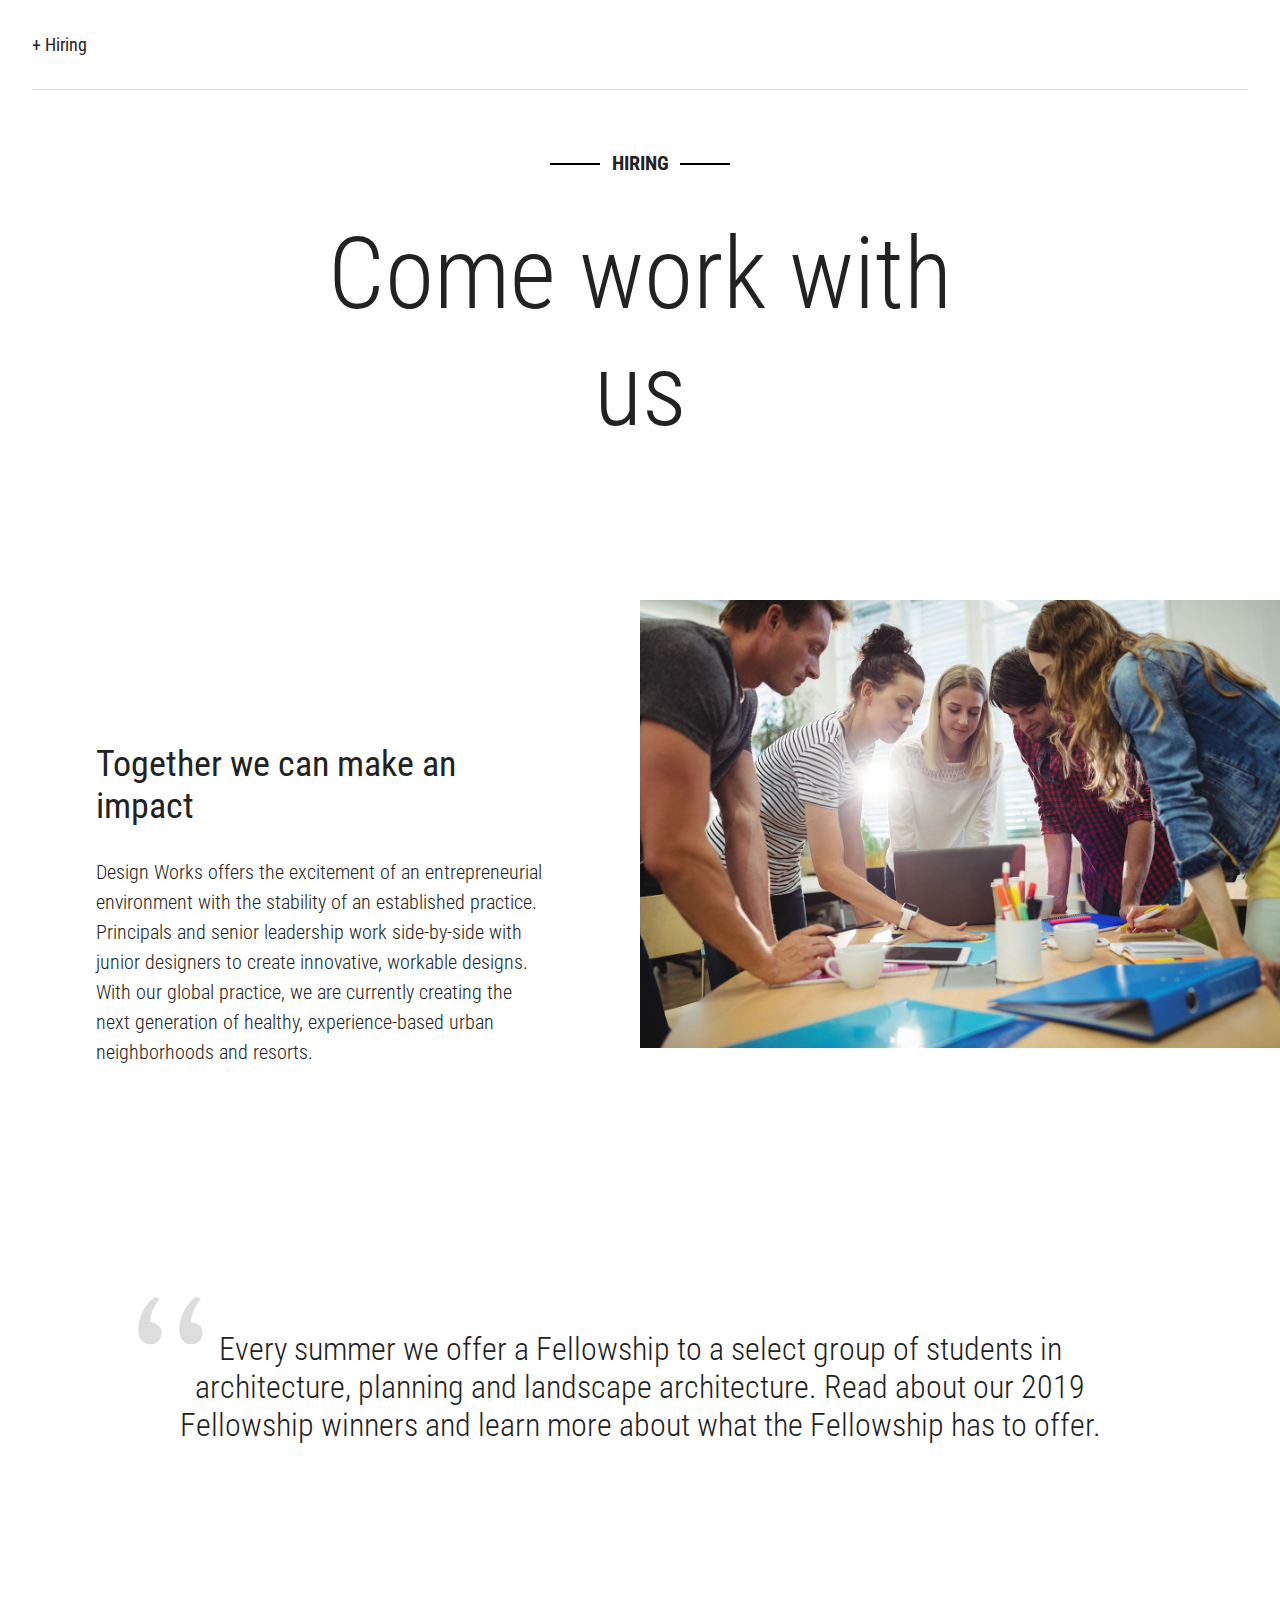
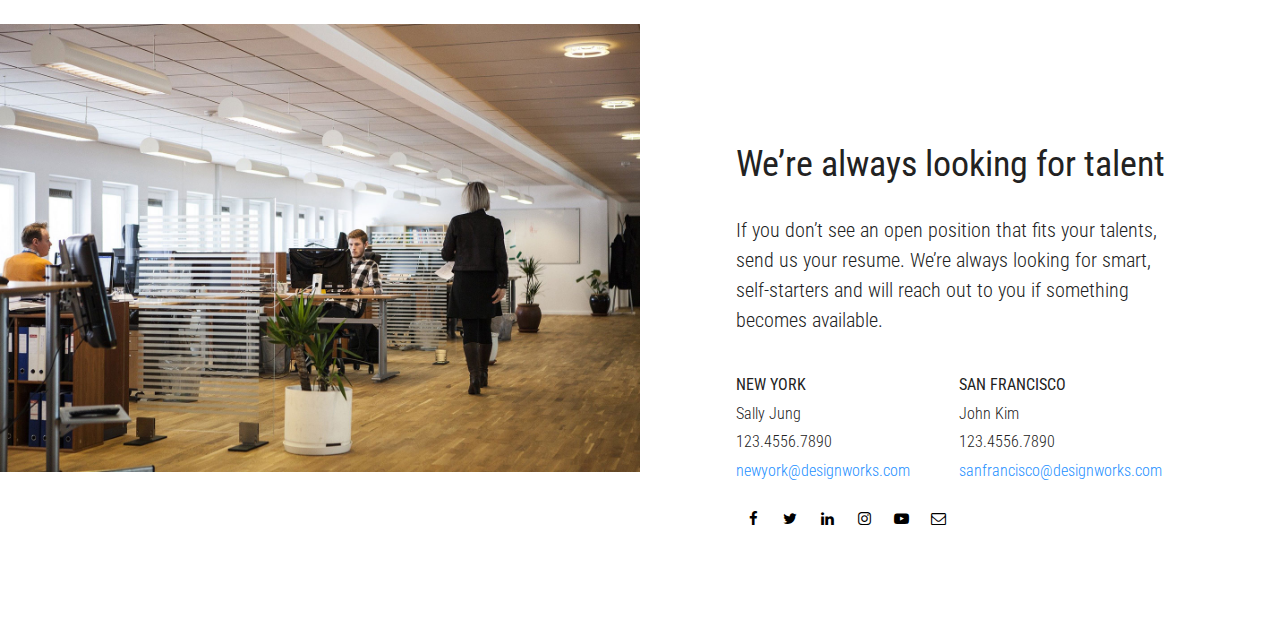
<file: hiring.html>
<!DOCTYPE html>
<html lang="ko">
<head>
    <meta charset="UTF-8">
    <meta name="viewport" content="width=device-width, initial-scale=1.0">
    <title>Hiring : Design Works</title>
    <link rel="stylesheet" href="style.css">
    <link rel="stylesheet" href="responsive.css">
</head>
<body>
    <div class="modal">
        <div class="header">
            <div class="header-inner">
                <div class="modal-display">+ Hiring</div>
            </div>
        </div>
        <div class="hiring-main">
            <div class="hiring-heading">
                <span>hiring</span>
                <h1>Come work with us</h1>
            </div>
        </div>
        <article class="hiring-info">
            <div class="center-parent">
                <div class="center-child">
                    <h2>Together we can make an impact</h2>
                    <p>
                        Design Works offers the excitement of an 
                        entrepreneurial environment with the stability of 
                        an established practice. Principals and senior leadership 
                        work side-by-side with junior designers to create innovative, 
                        workable designs. With our global practice, we are currently
                        creating the next generation of healthy, 
                        experience-based urban neighborhoods and resorts.
                    </p>
                 </div>
            </div>
            <div class="photo">
                <img src="images/hiring-main-01-01.jpg">
            </div>
        </article>


        <article class="hiring-slogan">
            <p>
                Every summer we offer a Fellowship to a select
                 group of students in architecture, planning and 
                 landscape architecture. Read about our 2019 Fellowship winners 
                 and learn more about what the Fellowship has to offer.

            </p>
        </article>



        <article class="hiring-info">
            <div class="photo">
                <img src="images/hiring-main-01-02.jpg">
            </div>
            <div class="center-parent">
                <div class="center-child">
                    <h2>We’re always looking for talent</h2>
                    <p>
                        If you don’t see an open position that fits your talents, send us your resume.
                         We’re always looking for smart, 
                        self-starters and will reach out to you if something becomes 
                        available.
                    </p>

                    <div class="hiring-contact">
                        <ul>
                            <li>NEW YORK</li>
                            <li>Sally Jung</li>
                            <li>123.4556.7890</li>
                            <li>newyork@designworks.com</li>
                        </ul>

                        <ul>
                            <li>SAN FRANCISCO</li>
                            <li>John Kim</li>
                            <li>123.4556.7890</li>
                            <li>sanfrancisco@designworks.com</li>
                        </ul>
                    </div>
                    
                    <div class="sns">
                        <a href="#none"><i class="fa fa-facebook"></i></a>
                        <a href="#none"><i class="fa fa-twitter"></i></a>
                        <a href="#none"><i class="fa fa-linkedin"></i></a>
                        <a href="#none"><i class="fa fa-instagram"></i></a>
                        <a href="#none"><i class="fa fa-youtube-play"></i></a>
                        <a href="#none"><i class="fa fa-envelope-o"></i></a>
                    </div>

                 </div>
            </div>
        </article>

    </div>

</body>
</html>
</file>
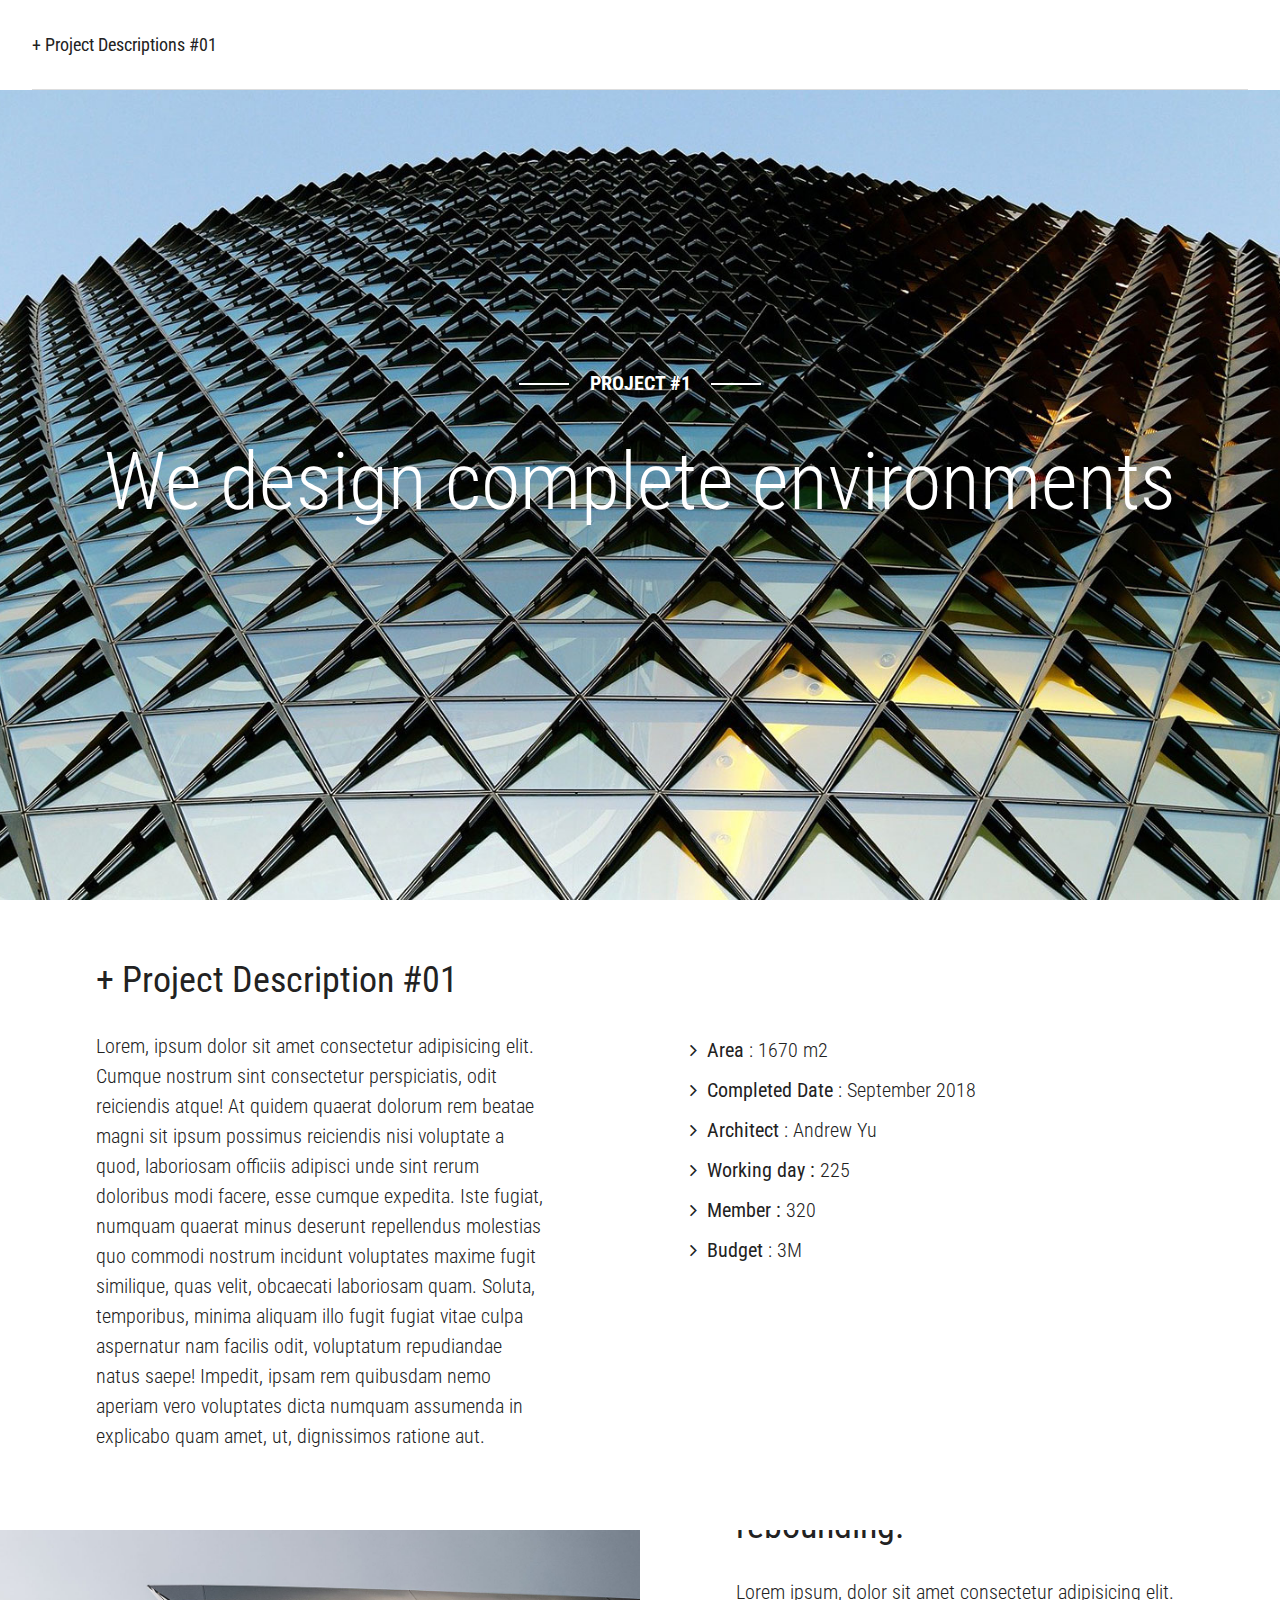
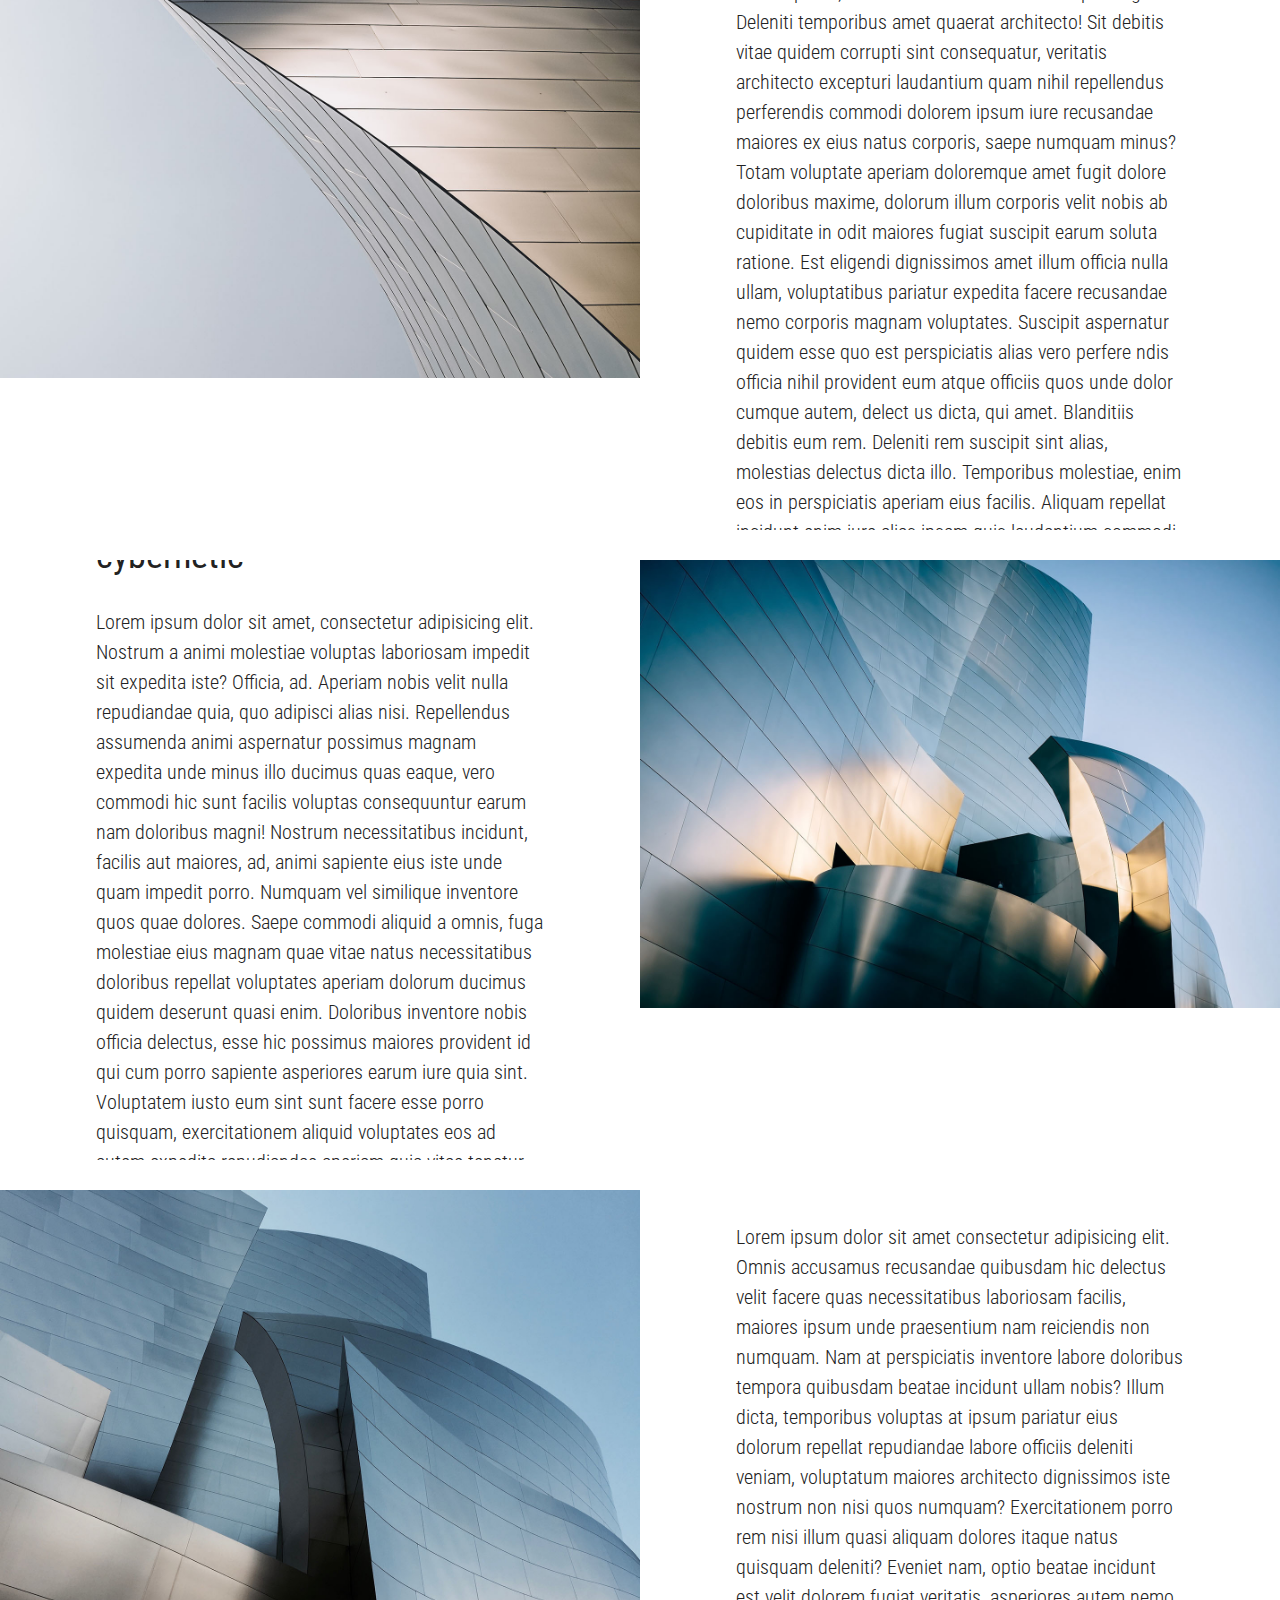
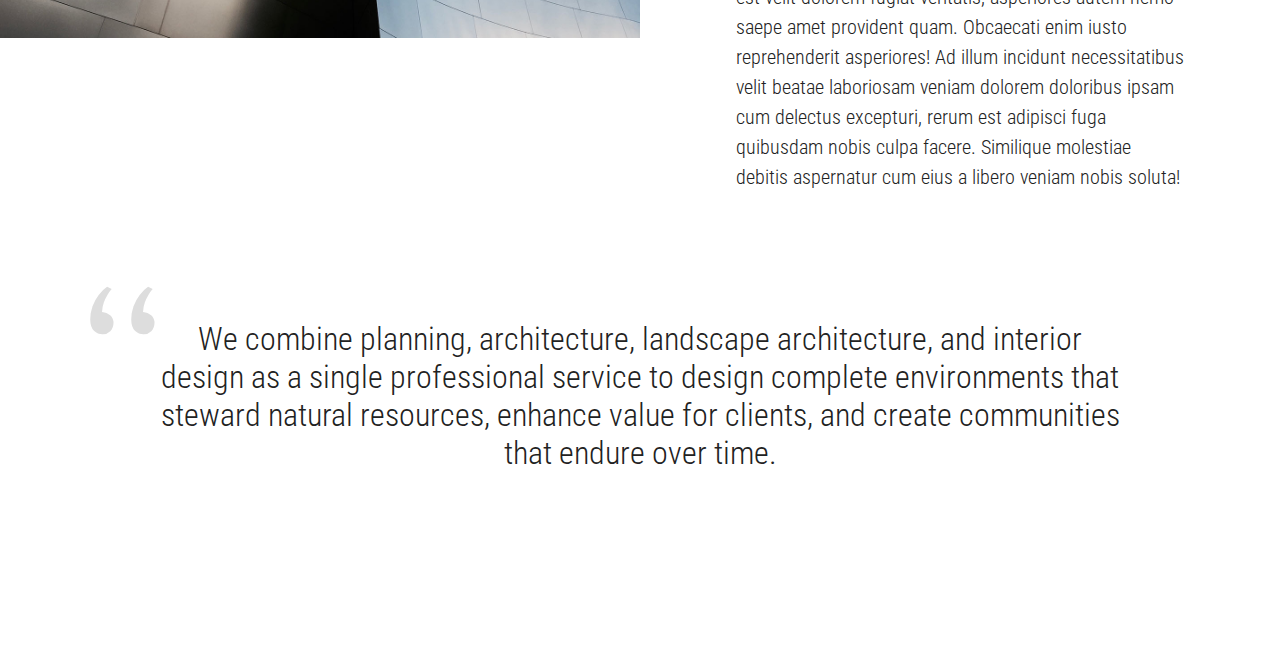
<file: project-detail01.html>
<!DOCTYPE html>
<html lang="ko">
<head>
    <meta charset="UTF-8">
    <meta name="viewport" content="width=device-width, initial-scale=1.0">
    <title>Project #01 : Design Works</title>
    <link rel="stylesheet" href="style.css">
    <link rel="stylesheet" href="responsive.css">
</head>
<body>
    <div class="modal project-detail">
        <div class="header">
            <div class="header-inner">
                <div class="modal-display">+ Project Descriptions #01</div>
            </div>
        </div>
        <div class="hiring-main project-main01">
            <div class="hiring-heading">
                <span>Project #1</span>
                <h1>We design complete environments</h1>
            </div>
        </div>
        <article class="hiring-info">
            <div class="center-parent">
                <div class="center-child">
                    <h2>+ Project Description #01</h2>
                    <p>
                        Lorem, ipsum dolor sit amet consectetur adipisicing elit.
                         Cumque nostrum sint consectetur perspiciatis, odit reiciendis atque! At quidem quaerat dolorum 
                         rem beatae magni sit ipsum possimus reiciendis nisi voluptate a quod, laboriosam officiis adipisci 
                         unde sint rerum doloribus modi facere, esse cumque expedita. Iste fugiat, numquam quaerat minus deserunt 
                         repellendus molestias quo commodi nostrum incidunt voluptates maxime fugit similique, quas velit, obcaecati 
                         laboriosam quam. Soluta, temporibus, minima aliquam illo fugit fugiat vitae culpa aspernatur nam facilis odit, 
                         voluptatum repudiandae natus saepe! Impedit, ipsam rem quibusdam nemo aperiam
                         vero voluptates dicta numquam assumenda in explicabo quam amet, ut, dignissimos ratione aut.
                    </p>
                </div>
                </div>
                <div class="photo project-info">
                    <ul>
                        <li><b>Area</b> : 1670 m2</li>
                        <li><b>Completed Date</b> : September 2018</li>
                        <li><b>Architect</b> : Andrew Yu</li>
                        <li><b>Working day :</b> 225</li>
                        <li><b>Member :</b> 320</li>
                        <li><b>Budget </b>: 3M</li>

                    </ul>
                
            </div>
        </article>

        <article class="hiring-info">
            <div class="photo">
                <img src="images/project-main-01-02.jpg">
            </div>
            <div class="center-parent">
                <div class="center-child">
                    <h2>Today it is busily, loudly rebounding.</h2>
                    <p>
                       Lorem ipsum, dolor sit amet consectetur adipisicing elit.
                        Deleniti temporibus amet quaerat architecto! Sit debitis vitae quidem 
                        corrupti sint consequatur, veritatis architecto excepturi laudantium quam nihil 
                        repellendus perferendis commodi dolorem ipsum iure recusandae maiores ex eius natus 
                        corporis, saepe numquam minus? Totam voluptate aperiam doloremque amet fugit dolore
                         doloribus maxime, dolorum illum corporis velit nobis ab cupiditate in odit maiores 
                         fugiat suscipit earum soluta ratione. Est eligendi dignissimos amet illum officia
                          nulla ullam, voluptatibus pariatur expedita facere recusandae nemo corporis magnam 
                          voluptates. Suscipit aspernatur quidem esse quo est perspiciatis alias vero perfere
                          ndis officia nihil provident eum atque officiis quos unde dolor cumque autem, delect
                          us dicta, qui amet. Blanditiis debitis eum rem. Deleniti rem suscipit sint alias, 
                          molestias delectus dicta illo. Temporibus molestiae, enim eos in perspiciatis aperiam 
                          eius facilis. Aliquam repellat incidunt enim iure alias ipsam quis laudantium commodi
                           quidem, adipisci cum earum qui.
                        Perferendis expedita autem recusandae mollitia earum. 
                    </p>
                </div>
            </div>
        </article>

        <article class="hiring-info">
            <div class="center-parent">
                <div class="center-child">
                    <h2>invisible city was a space of cybernetic</h2>
                    <p>
                        Lorem ipsum dolor sit amet, consectetur adipisicing elit. 
                        Nostrum a animi molestiae voluptas laboriosam impedit sit expedita 
                        iste? Officia, ad. Aperiam nobis velit nulla repudiandae quia, quo adipisci 
                        alias nisi. Repellendus assumenda animi aspernatur possimus magnam expedita unde 
                        minus illo ducimus quas eaque, vero commodi hic sunt facilis voluptas consequuntur 
                        earum nam doloribus magni! Nostrum necessitatibus incidunt, facilis aut maiores, ad, 
                        animi sapiente eius iste unde quam impedit porro. Numquam vel similique inventore quos
                         quae dolores. Saepe commodi aliquid a omnis, fuga molestiae eius magnam quae vitae
                        natus necessitatibus doloribus repellat voluptates aperiam dolorum ducimus quidem 
                        deserunt quasi enim. Doloribus inventore nobis officia delectus, esse hic possimus 
                        maiores provident id qui cum porro sapiente asperiores earum iure quia sint. Voluptatem 
                        iusto eum sint sunt facere esse porro quisquam, exercitationem aliquid voluptates eos
                         ad autem expedita repudiandae aperiam quia vitae tenetur ratione. 
                        Fuga nostrum, fugit architecto explicabo dicta beatae quae. Soluta.
                    </p>
                </div>
            </div>
            <div class="photo">
                <img src="images/project-main-01-03.jpg">
            </div>
        </article>
        <article class="hiring-info">
            <div class="photo">
                <img src="images/project-main-01-04.jpg">
            </div>
            <div class="center-parent">
                <div class="center-child">
                    <h2>This work-network shared in Zoom-mode</h2>
                    <p>
                        Lorem ipsum dolor sit amet consectetur adipisicing elit. Omnis
                        accusamus recusandae quibusdam hic delectus velit facere quas necessitatibus 
                        laboriosam facilis, maiores ipsum unde praesentium nam reiciendis non numquam. 
                        Nam at perspiciatis inventore labore doloribus tempora quibusdam beatae incidunt ullam
                        nobis? Illum dicta, temporibus voluptas at ipsum pariatur eius dolorum repellat
                        repudiandae labore officiis deleniti veniam, voluptatum maiores architecto 
                        dignissimos iste nostrum non nisi quos numquam? Exercitationem porro rem nisi illum
                        quasi aliquam dolores itaque natus quisquam deleniti? Eveniet nam, optio beatae
                        incidunt est velit dolorem fugiat veritatis, asperiores autem nemo saepe amet 
                        provident quam. Obcaecati enim iusto reprehenderit asperiores! Ad illum incidunt
                        necessitatibus velit beatae laboriosam veniam dolorem doloribus ipsam cum delectus 
                        excepturi, rerum est adipisci fuga quibusdam nobis culpa facere. Similique molestiae
                        debitis aspernatur cum eius a libero veniam nobis soluta! Molestiae sapiente, deleniti
                        ipsa dolore nesciunt explicabo unde natus debitis
                        doloremque! Nemo rem optio quibusdam libero temporibus eveniet.
                    </p>
                </div>
            </div>
        </article>
        
        <article class="hiring-slogan project">
            <p>
                We combine planning, architecture, landscape architecture, and interior
                design as a single professional service to design complete environments that 
                steward natural resources, 
                enhance value for clients, and create communities that endure over time.
            </p>

        </article>

    </div>

</body>
</html>
</file>
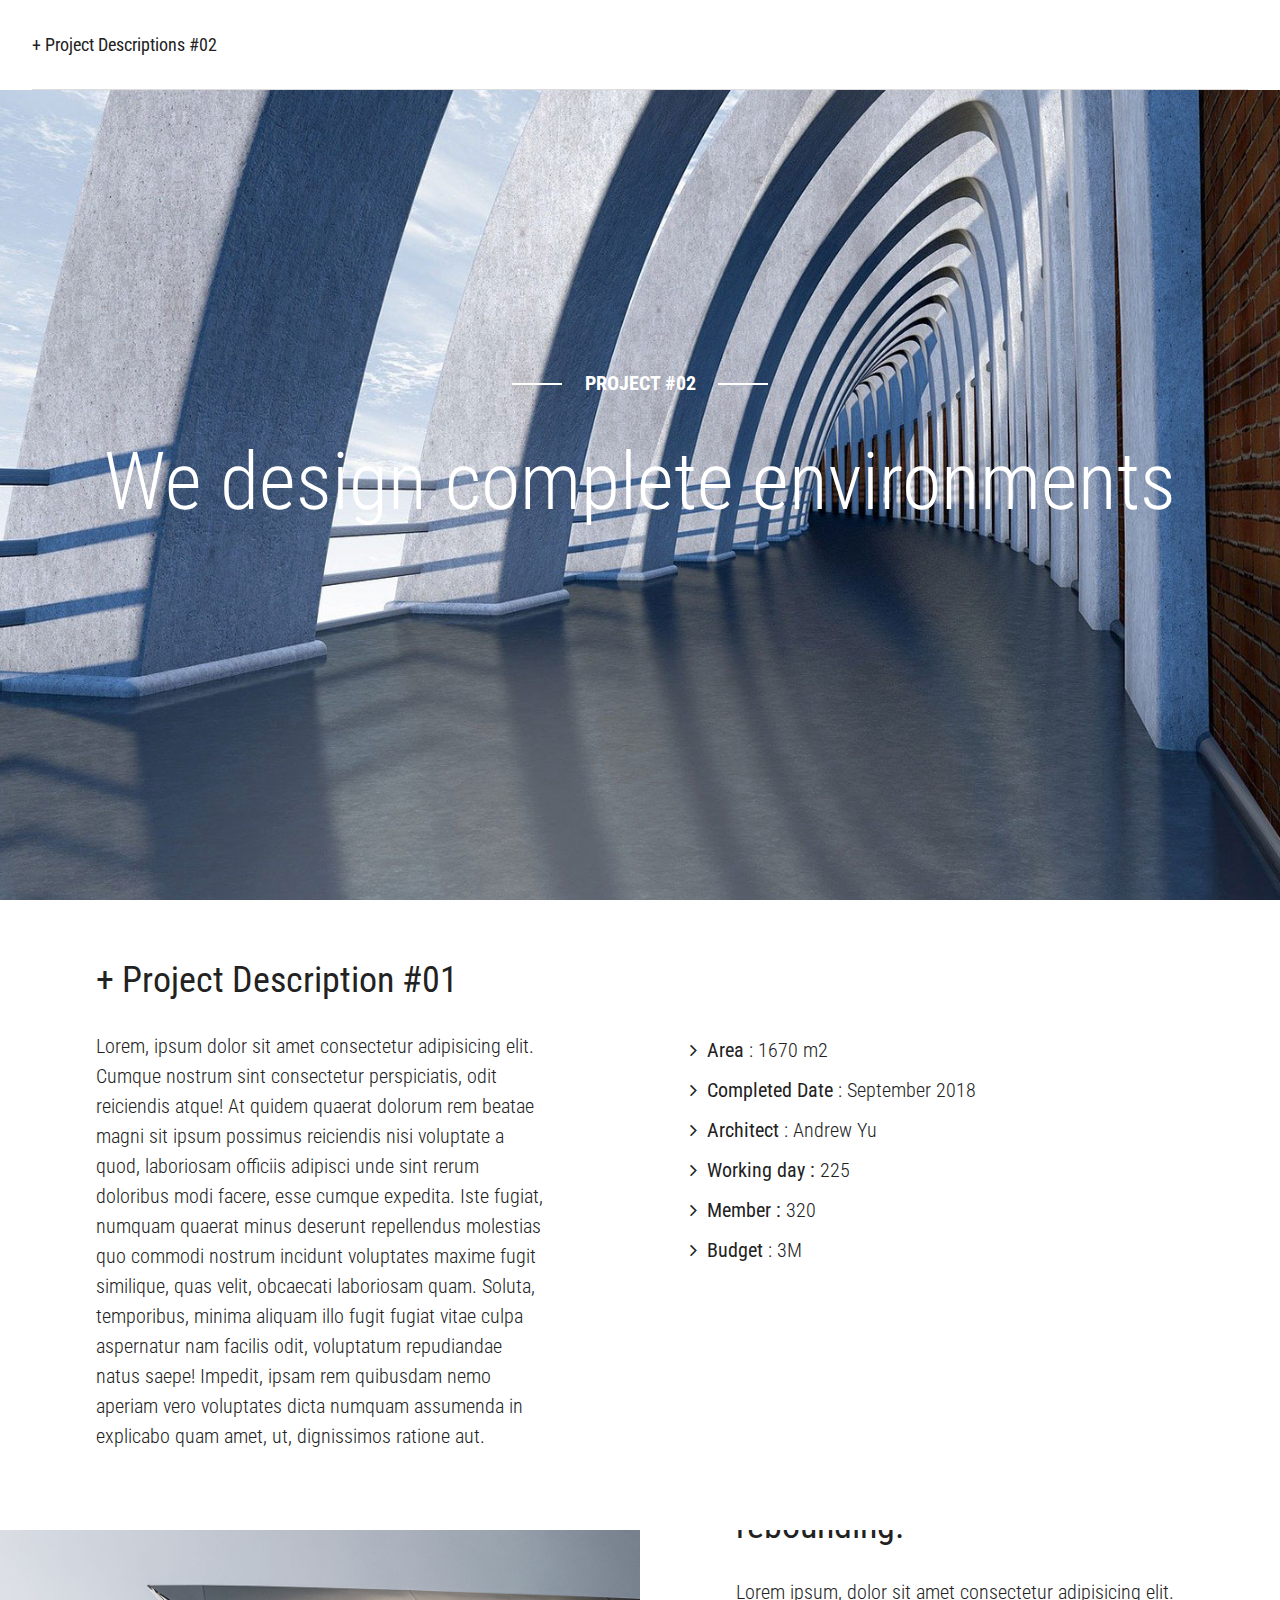
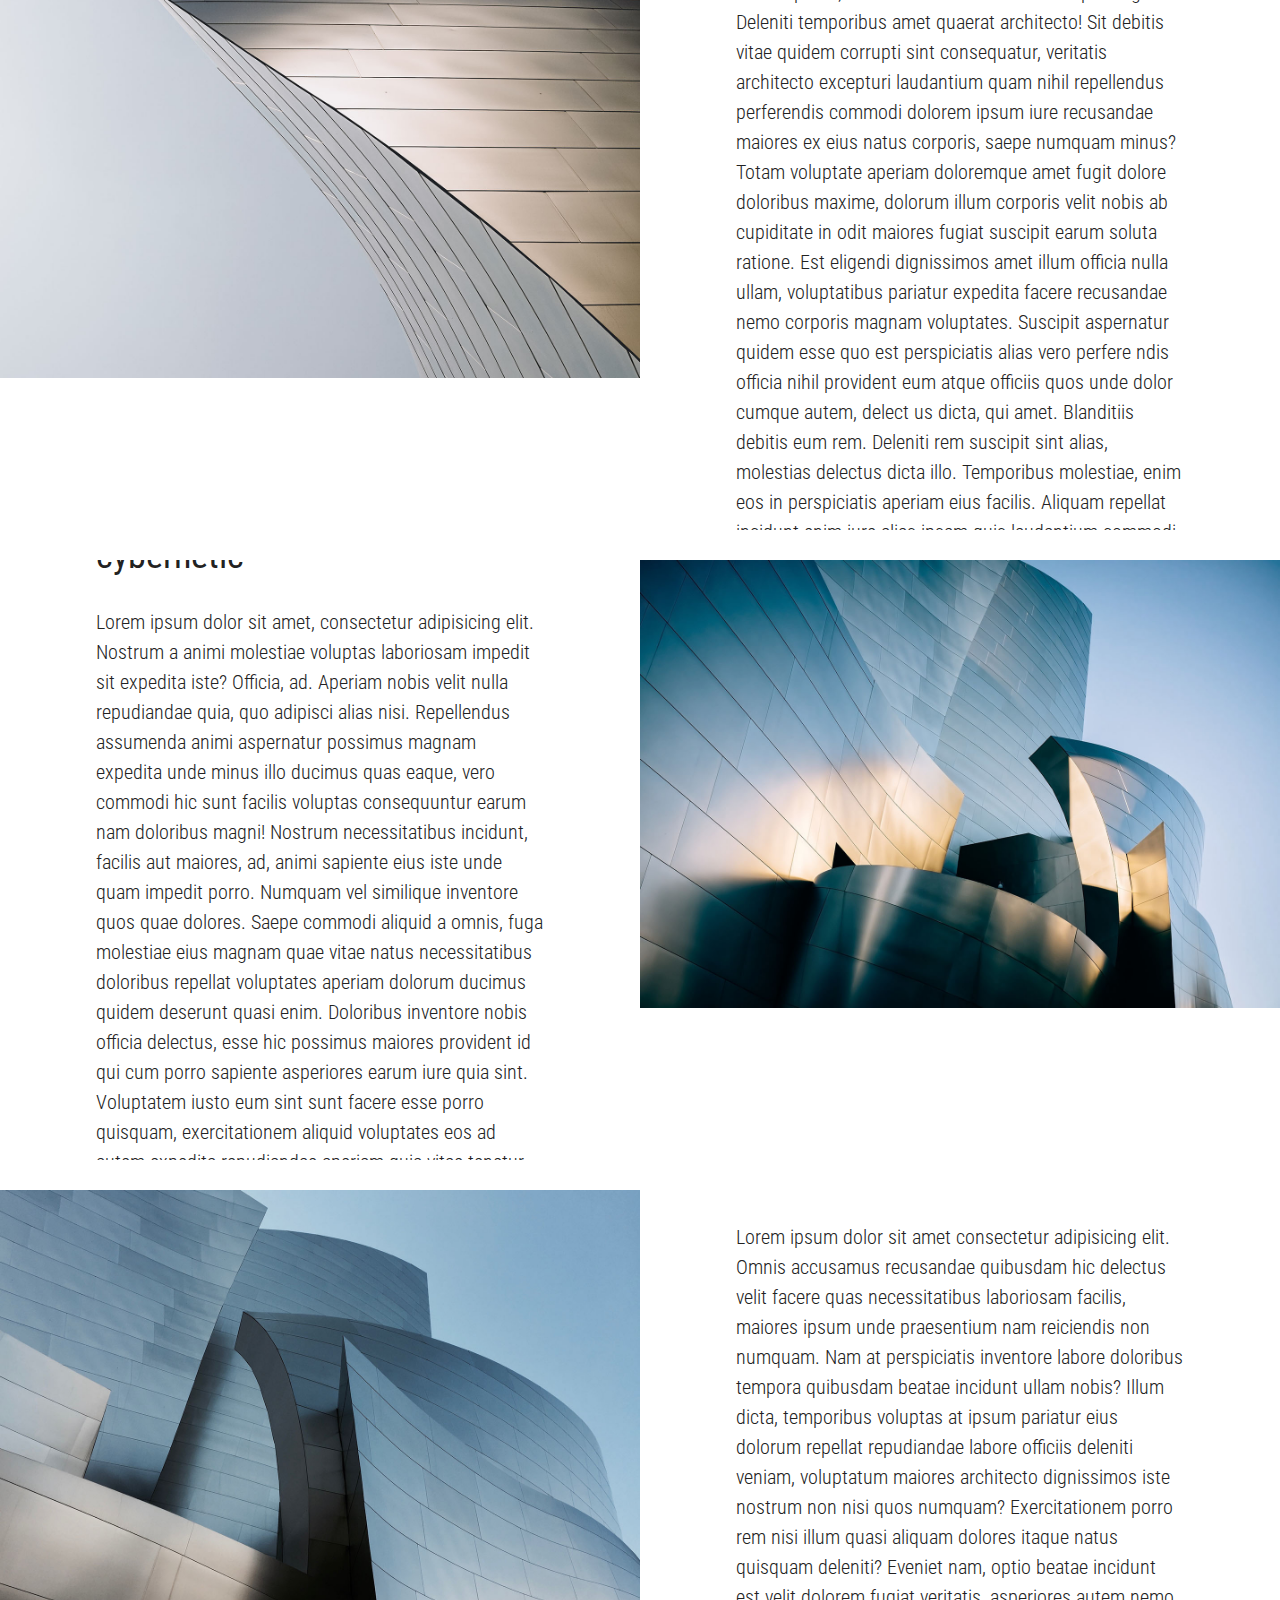
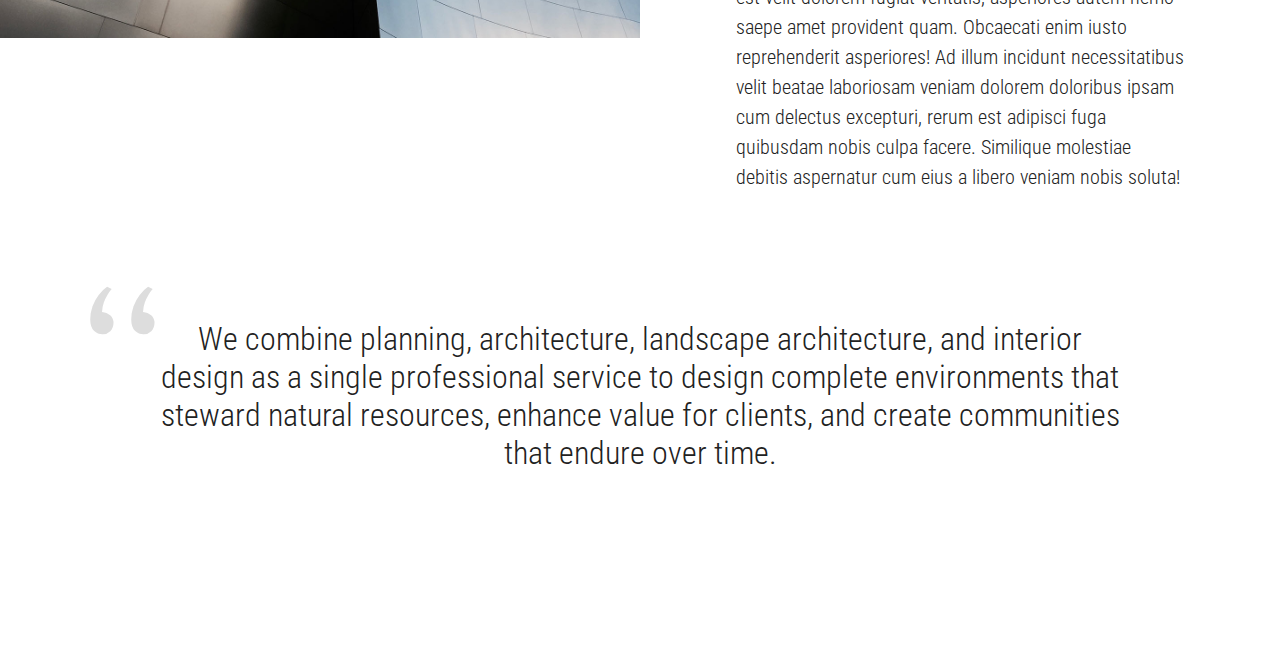
<file: project-detail02.html>
<!DOCTYPE html>
<html lang="ko">
<head>
    <meta charset="UTF-8">
    <meta name="viewport" content="width=device-width, initial-scale=1.0">
    <title>Project #02 : Design Works</title>
    <link rel="stylesheet" href="style.css">
    <link rel="stylesheet" href="responsive.css">
</head>
<body>
    <div class="modal project-detail">
        <div class="header">
            <div class="header-inner">
                <div class="modal-display">+ Project Descriptions #02</div>
            </div>
        </div>
        <div class="hiring-main project-main02">
            <div class="hiring-heading">
                <span>Project #02</span>
                <h1>We design complete environments</h1>
            </div>
        </div>
        <article class="hiring-info">
            <div class="center-parent">
                <div class="center-child">
                    <h2>+ Project Description #01</h2>
                    <p>
                        Lorem, ipsum dolor sit amet consectetur adipisicing elit.
                         Cumque nostrum sint consectetur perspiciatis, odit reiciendis atque! At quidem quaerat dolorum 
                         rem beatae magni sit ipsum possimus reiciendis nisi voluptate a quod, laboriosam officiis adipisci 
                         unde sint rerum doloribus modi facere, esse cumque expedita. Iste fugiat, numquam quaerat minus deserunt 
                         repellendus molestias quo commodi nostrum incidunt voluptates maxime fugit similique, quas velit, obcaecati 
                         laboriosam quam. Soluta, temporibus, minima aliquam illo fugit fugiat vitae culpa aspernatur nam facilis odit, 
                         voluptatum repudiandae natus saepe! Impedit, ipsam rem quibusdam nemo aperiam
                         vero voluptates dicta numquam assumenda in explicabo quam amet, ut, dignissimos ratione aut.
                    </p>
                </div>
                </div>
                <div class="photo project-info">
                    <ul>
                        <li><b>Area</b> : 1670 m2</li>
                        <li><b>Completed Date</b> : September 2018</li>
                        <li><b>Architect</b> : Andrew Yu</li>
                        <li><b>Working day :</b> 225</li>
                        <li><b>Member :</b> 320</li>
                        <li><b>Budget </b>: 3M</li>

                    </ul>
                
            </div>
        </article>

        <article class="hiring-info">
            <div class="photo">
                <img src="images/project-main-01-02.jpg">
            </div>
            <div class="center-parent">
                <div class="center-child">
                    <h2>Today it is busily, loudly rebounding.</h2>
                    <p>
                       Lorem ipsum, dolor sit amet consectetur adipisicing elit.
                        Deleniti temporibus amet quaerat architecto! Sit debitis vitae quidem 
                        corrupti sint consequatur, veritatis architecto excepturi laudantium quam nihil 
                        repellendus perferendis commodi dolorem ipsum iure recusandae maiores ex eius natus 
                        corporis, saepe numquam minus? Totam voluptate aperiam doloremque amet fugit dolore
                         doloribus maxime, dolorum illum corporis velit nobis ab cupiditate in odit maiores 
                         fugiat suscipit earum soluta ratione. Est eligendi dignissimos amet illum officia
                          nulla ullam, voluptatibus pariatur expedita facere recusandae nemo corporis magnam 
                          voluptates. Suscipit aspernatur quidem esse quo est perspiciatis alias vero perfere
                          ndis officia nihil provident eum atque officiis quos unde dolor cumque autem, delect
                          us dicta, qui amet. Blanditiis debitis eum rem. Deleniti rem suscipit sint alias, 
                          molestias delectus dicta illo. Temporibus molestiae, enim eos in perspiciatis aperiam 
                          eius facilis. Aliquam repellat incidunt enim iure alias ipsam quis laudantium commodi
                           quidem, adipisci cum earum qui.
                        Perferendis expedita autem recusandae mollitia earum. 
                    </p>
                </div>
            </div>
        </article>

        <article class="hiring-info">
            <div class="center-parent">
                <div class="center-child">
                    <h2>invisible city was a space of cybernetic</h2>
                    <p>
                        Lorem ipsum dolor sit amet, consectetur adipisicing elit. 
                        Nostrum a animi molestiae voluptas laboriosam impedit sit expedita 
                        iste? Officia, ad. Aperiam nobis velit nulla repudiandae quia, quo adipisci 
                        alias nisi. Repellendus assumenda animi aspernatur possimus magnam expedita unde 
                        minus illo ducimus quas eaque, vero commodi hic sunt facilis voluptas consequuntur 
                        earum nam doloribus magni! Nostrum necessitatibus incidunt, facilis aut maiores, ad, 
                        animi sapiente eius iste unde quam impedit porro. Numquam vel similique inventore quos
                         quae dolores. Saepe commodi aliquid a omnis, fuga molestiae eius magnam quae vitae
                        natus necessitatibus doloribus repellat voluptates aperiam dolorum ducimus quidem 
                        deserunt quasi enim. Doloribus inventore nobis officia delectus, esse hic possimus 
                        maiores provident id qui cum porro sapiente asperiores earum iure quia sint. Voluptatem 
                        iusto eum sint sunt facere esse porro quisquam, exercitationem aliquid voluptates eos
                         ad autem expedita repudiandae aperiam quia vitae tenetur ratione. 
                        Fuga nostrum, fugit architecto explicabo dicta beatae quae. Soluta.
                    </p>
                </div>
            </div>
            <div class="photo">
                <img src="images/project-main-01-03.jpg">
            </div>
        </article>
        <article class="hiring-info">
            <div class="photo">
                <img src="images/project-main-01-04.jpg">
            </div>
            <div class="center-parent">
                <div class="center-child">
                    <h2>This work-network shared in Zoom-mode</h2>
                    <p>
                        Lorem ipsum dolor sit amet consectetur adipisicing elit. Omnis
                        accusamus recusandae quibusdam hic delectus velit facere quas necessitatibus 
                        laboriosam facilis, maiores ipsum unde praesentium nam reiciendis non numquam. 
                        Nam at perspiciatis inventore labore doloribus tempora quibusdam beatae incidunt ullam
                        nobis? Illum dicta, temporibus voluptas at ipsum pariatur eius dolorum repellat
                        repudiandae labore officiis deleniti veniam, voluptatum maiores architecto 
                        dignissimos iste nostrum non nisi quos numquam? Exercitationem porro rem nisi illum
                        quasi aliquam dolores itaque natus quisquam deleniti? Eveniet nam, optio beatae
                        incidunt est velit dolorem fugiat veritatis, asperiores autem nemo saepe amet 
                        provident quam. Obcaecati enim iusto reprehenderit asperiores! Ad illum incidunt
                        necessitatibus velit beatae laboriosam veniam dolorem doloribus ipsam cum delectus 
                        excepturi, rerum est adipisci fuga quibusdam nobis culpa facere. Similique molestiae
                        debitis aspernatur cum eius a libero veniam nobis soluta! Molestiae sapiente, deleniti
                        ipsa dolore nesciunt explicabo unde natus debitis
                        doloremque! Nemo rem optio quibusdam libero temporibus eveniet.
                    </p>
                </div>
            </div>
        </article>
        
        <article class="hiring-slogan project">
            <p>
                We combine planning, architecture, landscape architecture, and interior
                design as a single professional service to design complete environments that 
                steward natural resources, 
                enhance value for clients, and create communities that endure over time.
            </p>

        </article>

    </div>

</body>
</html>
</file>
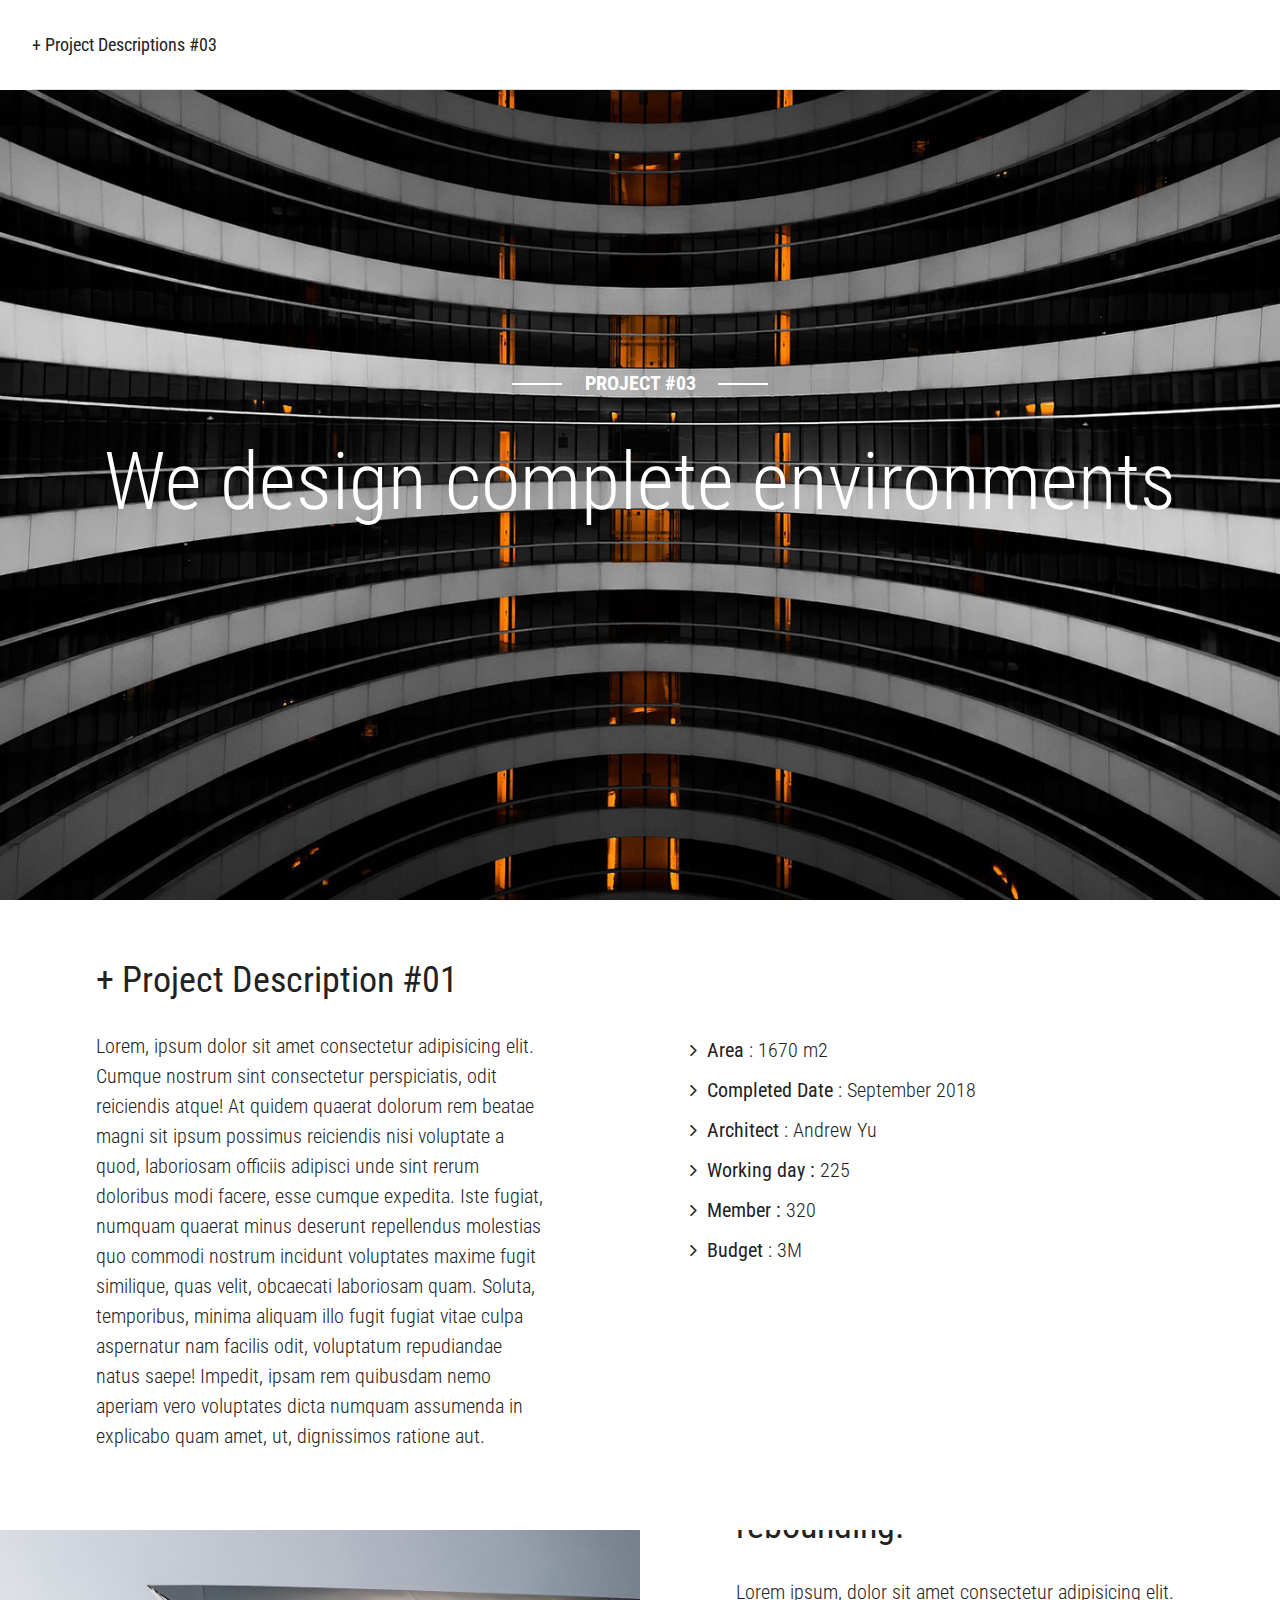
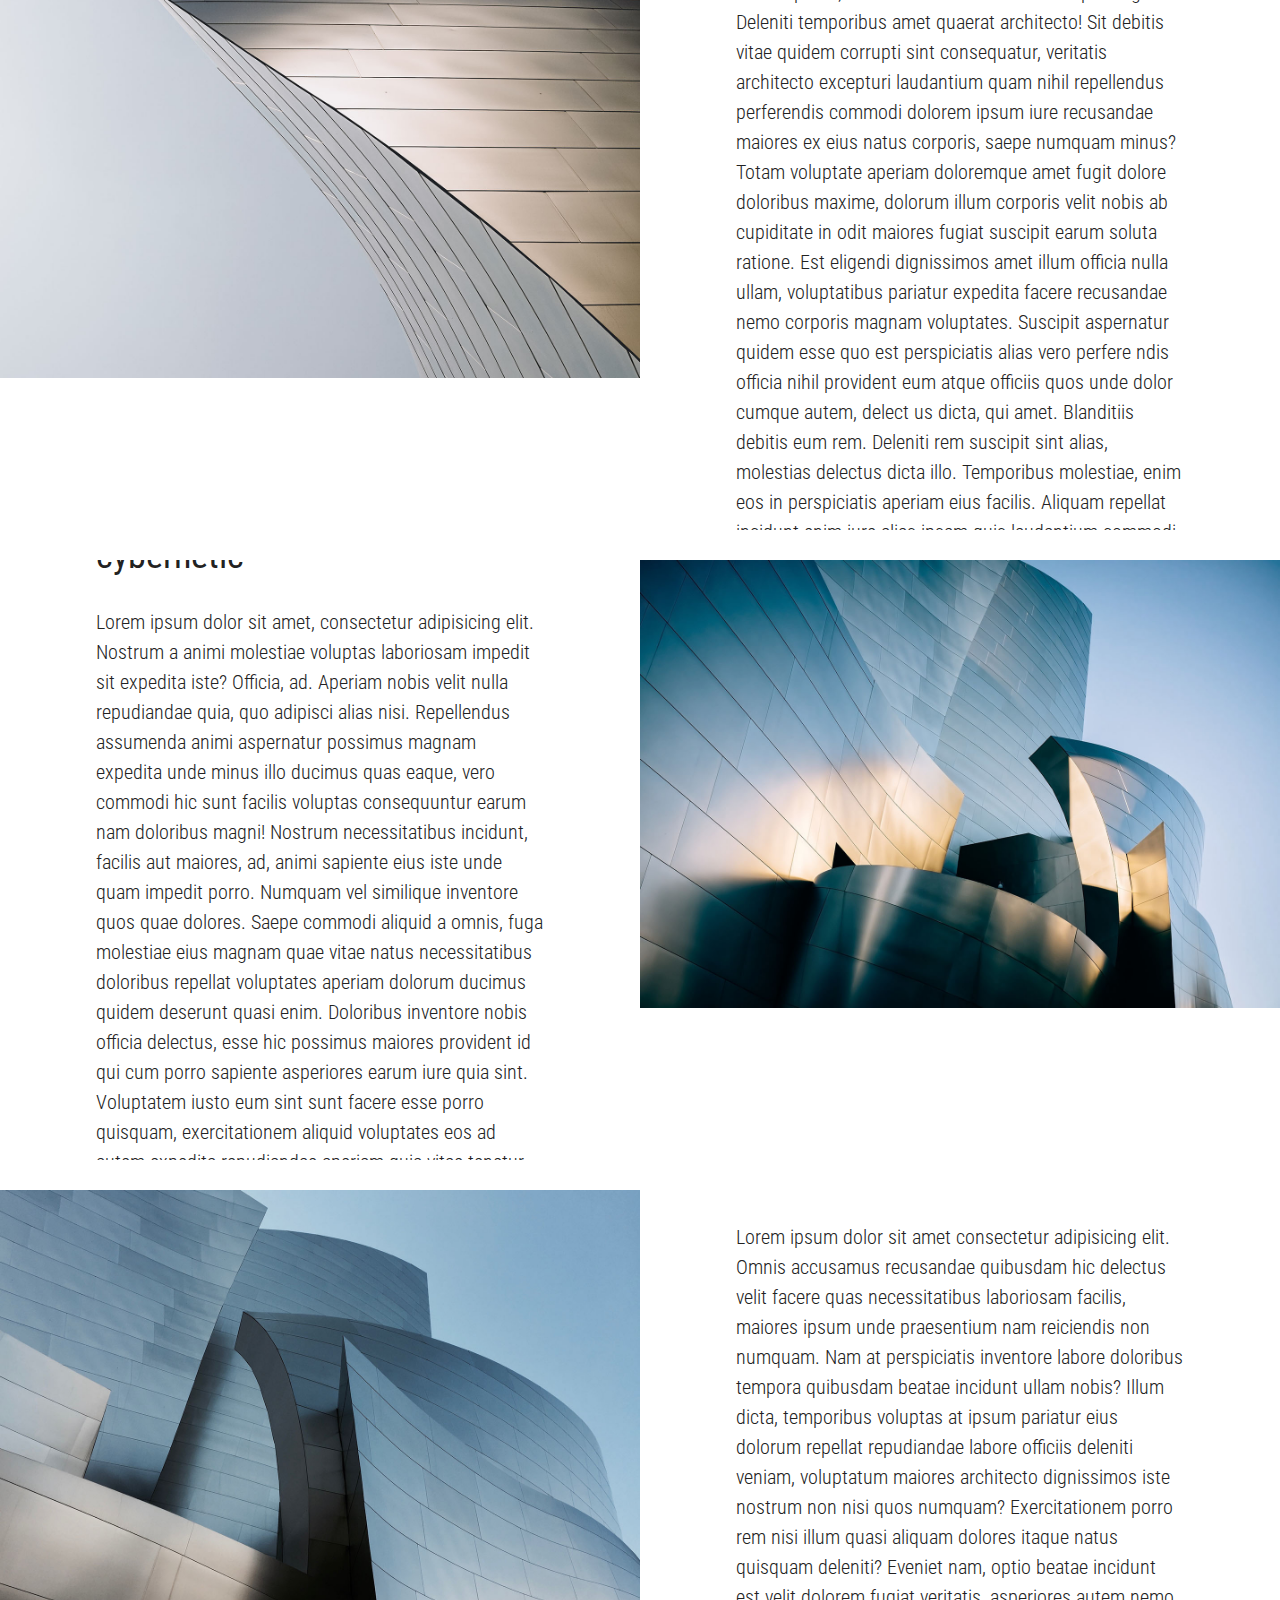
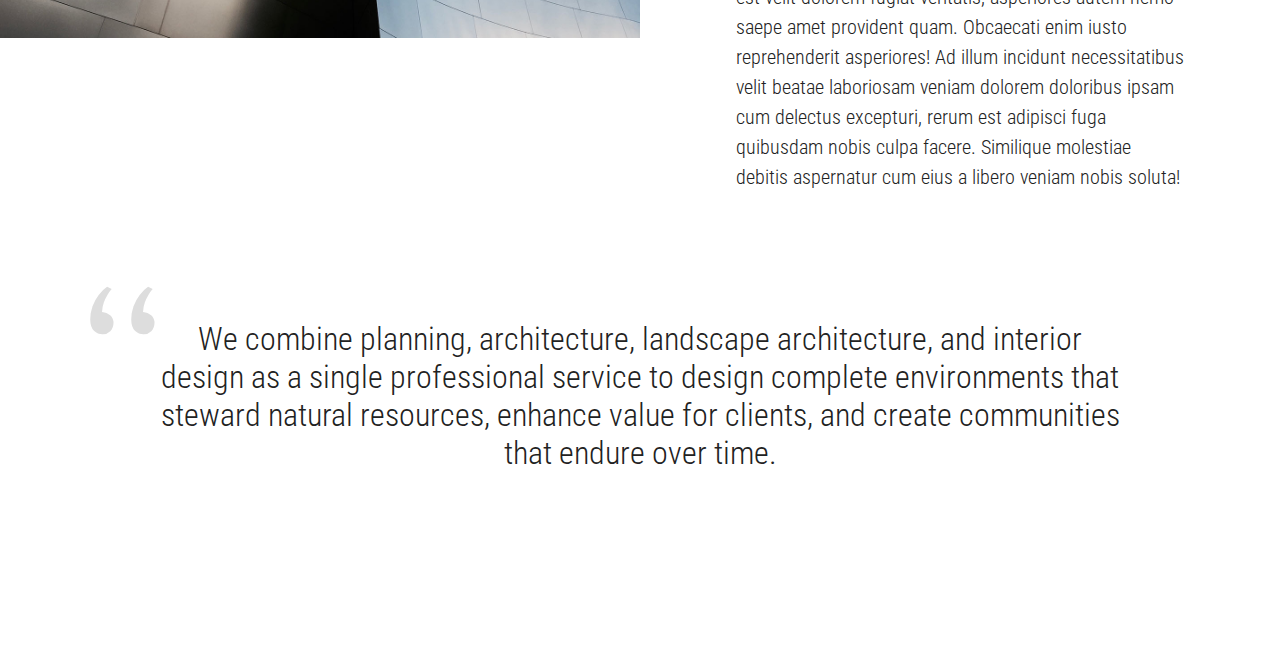
<file: project-detail03.html>
<!DOCTYPE html>
<html lang="ko">
<head>
    <meta charset="UTF-8">
    <meta name="viewport" content="width=device-width, initial-scale=1.0">
    <title>Project #03 : Design Works</title>
    <link rel="stylesheet" href="style.css">
    <link rel="stylesheet" href="responsive.css">
</head>
<body>
    <div class="modal project-detail">
        <div class="header">
            <div class="header-inner">
                <div class="modal-display">+ Project Descriptions #03</div>
            </div>
        </div>
        <div class="hiring-main project-main03">
            <div class="hiring-heading">
                <span>Project #03</span>
                <h1>We design complete environments</h1>
            </div>
        </div>
        <article class="hiring-info">
            <div class="center-parent">
                <div class="center-child">
                    <h2>+ Project Description #01</h2>
                    <p>
                        Lorem, ipsum dolor sit amet consectetur adipisicing elit.
                         Cumque nostrum sint consectetur perspiciatis, odit reiciendis atque! At quidem quaerat dolorum 
                         rem beatae magni sit ipsum possimus reiciendis nisi voluptate a quod, laboriosam officiis adipisci 
                         unde sint rerum doloribus modi facere, esse cumque expedita. Iste fugiat, numquam quaerat minus deserunt 
                         repellendus molestias quo commodi nostrum incidunt voluptates maxime fugit similique, quas velit, obcaecati 
                         laboriosam quam. Soluta, temporibus, minima aliquam illo fugit fugiat vitae culpa aspernatur nam facilis odit, 
                         voluptatum repudiandae natus saepe! Impedit, ipsam rem quibusdam nemo aperiam
                         vero voluptates dicta numquam assumenda in explicabo quam amet, ut, dignissimos ratione aut.
                    </p>
                </div>
                </div>
                <div class="photo project-info">
                    <ul>
                        <li><b>Area</b> : 1670 m2</li>
                        <li><b>Completed Date</b> : September 2018</li>
                        <li><b>Architect</b> : Andrew Yu</li>
                        <li><b>Working day :</b> 225</li>
                        <li><b>Member :</b> 320</li>
                        <li><b>Budget </b>: 3M</li>

                    </ul>
                
            </div>
        </article>

        <article class="hiring-info">
            <div class="photo">
                <img src="images/project-main-01-02.jpg">
            </div>
            <div class="center-parent">
                <div class="center-child">
                    <h2>Today it is busily, loudly rebounding.</h2>
                    <p>
                       Lorem ipsum, dolor sit amet consectetur adipisicing elit.
                        Deleniti temporibus amet quaerat architecto! Sit debitis vitae quidem 
                        corrupti sint consequatur, veritatis architecto excepturi laudantium quam nihil 
                        repellendus perferendis commodi dolorem ipsum iure recusandae maiores ex eius natus 
                        corporis, saepe numquam minus? Totam voluptate aperiam doloremque amet fugit dolore
                         doloribus maxime, dolorum illum corporis velit nobis ab cupiditate in odit maiores 
                         fugiat suscipit earum soluta ratione. Est eligendi dignissimos amet illum officia
                          nulla ullam, voluptatibus pariatur expedita facere recusandae nemo corporis magnam 
                          voluptates. Suscipit aspernatur quidem esse quo est perspiciatis alias vero perfere
                          ndis officia nihil provident eum atque officiis quos unde dolor cumque autem, delect
                          us dicta, qui amet. Blanditiis debitis eum rem. Deleniti rem suscipit sint alias, 
                          molestias delectus dicta illo. Temporibus molestiae, enim eos in perspiciatis aperiam 
                          eius facilis. Aliquam repellat incidunt enim iure alias ipsam quis laudantium commodi
                           quidem, adipisci cum earum qui.
                        Perferendis expedita autem recusandae mollitia earum. 
                    </p>
                </div>
            </div>
        </article>

        <article class="hiring-info">
            <div class="center-parent">
                <div class="center-child">
                    <h2>invisible city was a space of cybernetic</h2>
                    <p>
                        Lorem ipsum dolor sit amet, consectetur adipisicing elit. 
                        Nostrum a animi molestiae voluptas laboriosam impedit sit expedita 
                        iste? Officia, ad. Aperiam nobis velit nulla repudiandae quia, quo adipisci 
                        alias nisi. Repellendus assumenda animi aspernatur possimus magnam expedita unde 
                        minus illo ducimus quas eaque, vero commodi hic sunt facilis voluptas consequuntur 
                        earum nam doloribus magni! Nostrum necessitatibus incidunt, facilis aut maiores, ad, 
                        animi sapiente eius iste unde quam impedit porro. Numquam vel similique inventore quos
                         quae dolores. Saepe commodi aliquid a omnis, fuga molestiae eius magnam quae vitae
                        natus necessitatibus doloribus repellat voluptates aperiam dolorum ducimus quidem 
                        deserunt quasi enim. Doloribus inventore nobis officia delectus, esse hic possimus 
                        maiores provident id qui cum porro sapiente asperiores earum iure quia sint. Voluptatem 
                        iusto eum sint sunt facere esse porro quisquam, exercitationem aliquid voluptates eos
                         ad autem expedita repudiandae aperiam quia vitae tenetur ratione. 
                        Fuga nostrum, fugit architecto explicabo dicta beatae quae. Soluta.
                    </p>
                </div>
            </div>
            <div class="photo">
                <img src="images/project-main-01-03.jpg">
            </div>
        </article>
        <article class="hiring-info">
            <div class="photo">
                <img src="images/project-main-01-04.jpg">
            </div>
            <div class="center-parent">
                <div class="center-child">
                    <h2>This work-network shared in Zoom-mode</h2>
                    <p>
                        Lorem ipsum dolor sit amet consectetur adipisicing elit. Omnis
                        accusamus recusandae quibusdam hic delectus velit facere quas necessitatibus 
                        laboriosam facilis, maiores ipsum unde praesentium nam reiciendis non numquam. 
                        Nam at perspiciatis inventore labore doloribus tempora quibusdam beatae incidunt ullam
                        nobis? Illum dicta, temporibus voluptas at ipsum pariatur eius dolorum repellat
                        repudiandae labore officiis deleniti veniam, voluptatum maiores architecto 
                        dignissimos iste nostrum non nisi quos numquam? Exercitationem porro rem nisi illum
                        quasi aliquam dolores itaque natus quisquam deleniti? Eveniet nam, optio beatae
                        incidunt est velit dolorem fugiat veritatis, asperiores autem nemo saepe amet 
                        provident quam. Obcaecati enim iusto reprehenderit asperiores! Ad illum incidunt
                        necessitatibus velit beatae laboriosam veniam dolorem doloribus ipsam cum delectus 
                        excepturi, rerum est adipisci fuga quibusdam nobis culpa facere. Similique molestiae
                        debitis aspernatur cum eius a libero veniam nobis soluta! Molestiae sapiente, deleniti
                        ipsa dolore nesciunt explicabo unde natus debitis
                        doloremque! Nemo rem optio quibusdam libero temporibus eveniet.
                    </p>
                </div>
            </div>
        </article>
        
        <article class="hiring-slogan project">
            <p>
                We combine planning, architecture, landscape architecture, and interior
                design as a single professional service to design complete environments that 
                steward natural resources, 
                enhance value for clients, and create communities that endure over time.
            </p>

        </article>

    </div>

</body>
</html>
</file>
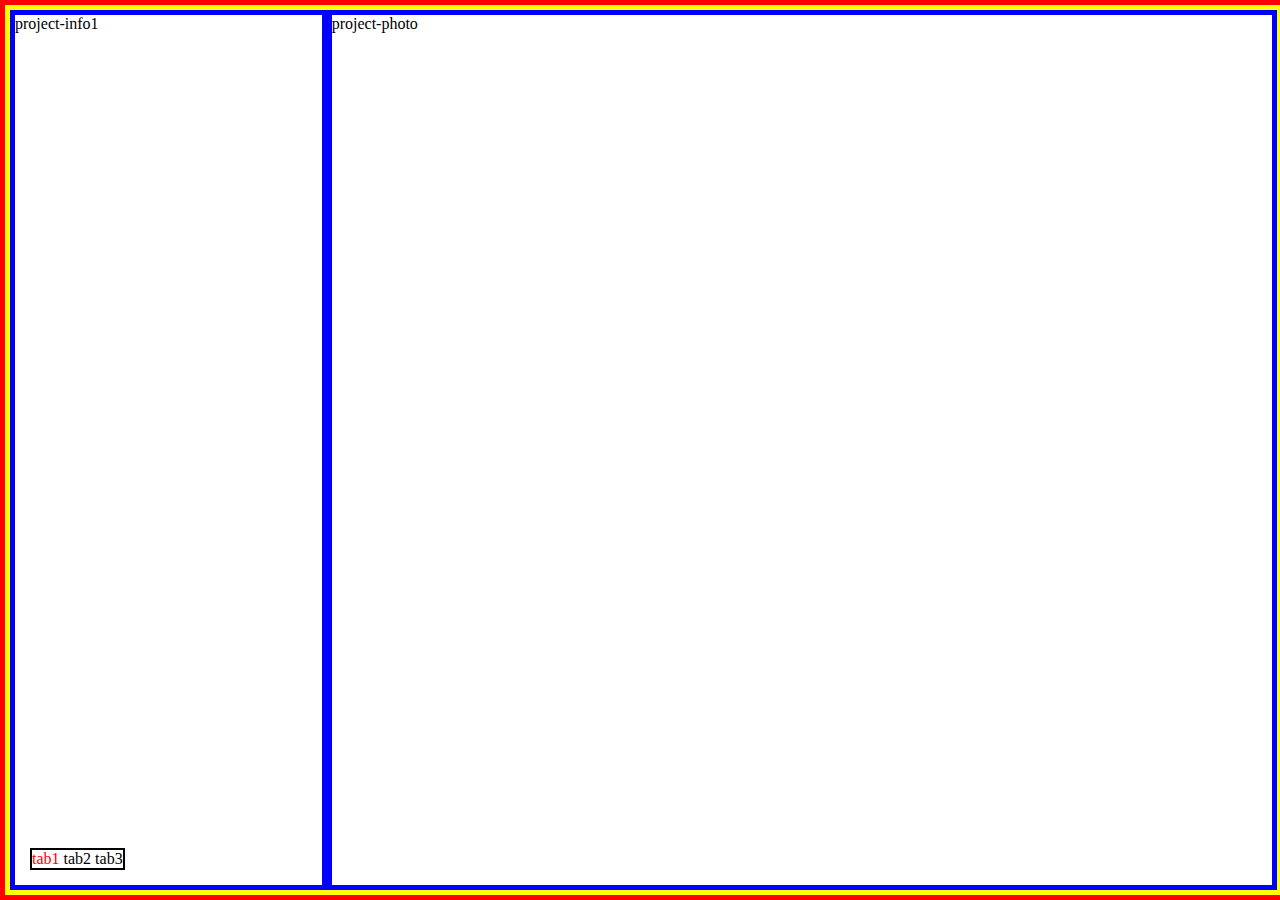
<file: prototype.html>
<!DOCTYPE html>
<html lang="ko">
<head>
    <meta charset="UTF-8">
    <meta name="viewport" content="width=device-width, initial-scale=1.0">
    <title>prototype</title>
    <style>
        body {
            height: 100vh;
            margin: 0;
        }
        * {
            box-sizing: border-box;
        }
        /* ############section : project ############### */
        .project-inner {
            height: 100%;
            overflow:hidden;

        }
        .tabs {
            border: 5px solid #f00;
            height: 100%;
            width: 300%;
            transition: 0.5s;
        }
        .tab {
            height: 100%;
            border: 5px solid yellow;
            float: left;
            width: 33.333333%;
            
        }
        .tab > div {
            border: 5px solid #00f;
            height: 100%;
            float: left;
        }

        .project-info {
            width: 25%;
        }
        .project-photo {
            width: 75%;
        }
        input[name=tabmenu] {
            display: none;
        }
        .btn {
            border: 2px solid #000;
            position: absolute;
            left: 30px;
            bottom: 30px;
        }
        .btn label {
            cursor: pointer;
        }
        input[id=tab1]:checked ~ .btn label[for=tab1] {
            color: #f00;
        }
        input[id=tab2]:checked ~ .btn label[for=tab2] {
            color: #f00;
        }        
        input[id=tab3]:checked ~ .btn label[for=tab3] {
            color: #f00;
        }
        input[id=tab1]:checked ~ .tabs {
            margin-left: 0;
        }
        input[id=tab2]:checked ~ .tabs {
            margin-left: -100%;
        }
        input[id=tab3]:checked ~ .tabs {
            margin-left: -200%;
        }
    </style>



</head>
<body>
    <div class="project-inner">
        <input type="radio" name="tabmenu" id="tab1" checked>
        <input type="radio" name="tabmenu" id="tab2">
        <input type="radio" name="tabmenu" id="tab3">

        <div class="tabs">
            <div class="tab">
                <div class="project-info">
                project-info1
            </div>
                <div class="project-photo">
                project-photo
                </div>
            </div>

            <div class="tab">
                <div class="project-info">
                project-info2
            </div>
                <div class="project-photo">
                project-photo
                </div>
            </div>

            <div class="tab">
                <div class="project-info">
                project-info3
                 </div>
                <div class="project-photo">
                project-photo
                </div>
            </div>


        </div>
      
        <div class="btn">
            <label for="tab1">tab1</label>
            <label for="tab2">tab2</label>
            <label for="tab3">tab3</label>
        </div>

    </div>
    
</body>
</html>
</file>
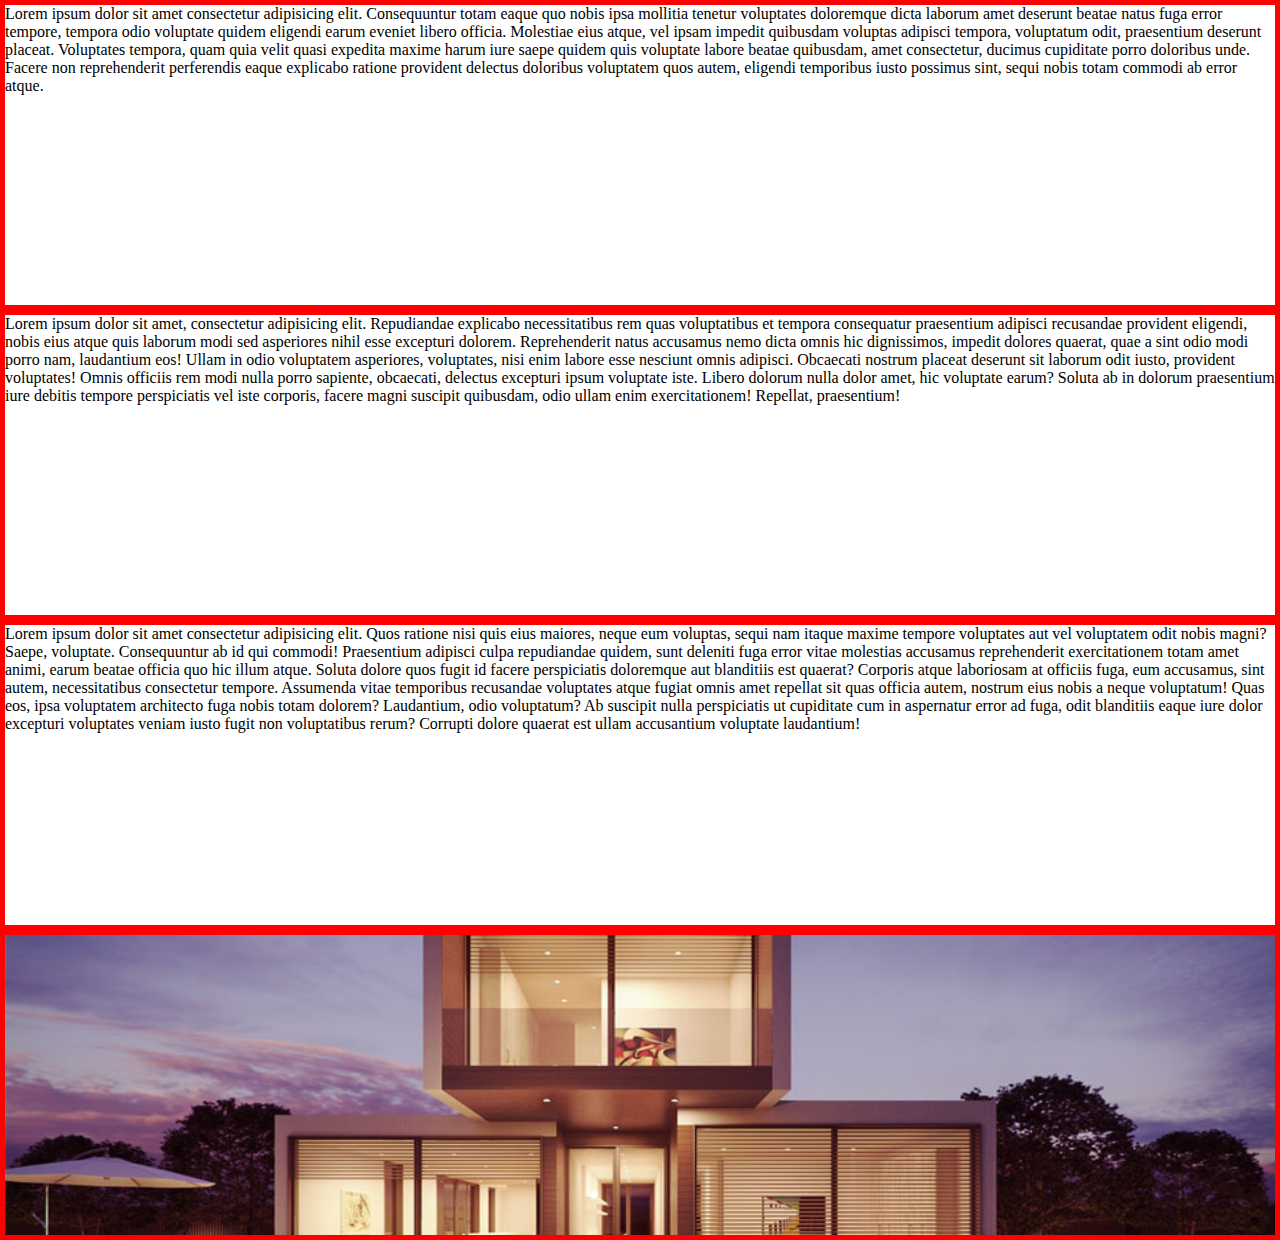
<file: 모바일높이값 02.html>
<!DOCTYPE html>
<html lang="ko">
<head>
    <meta charset="UTF-8">
    <meta name="viewport" content="width=device-width, initial-scale=1.0">
    <title>모바일-높이값-자동변경</title>
    <style>
        body {
            margin: 0;
        }
        section {
            border: 5px solid red;
            height: 300px;
        }
        section:nth-child(4) {
            background: url(images/plan-main-01.jpg) no-repeat center center;
            background-size: cover;
        }
        @media (max-width: 768px) {
            section {
                height: auto;
            }
            section:nth-child(4) {
                height: 300px;
            }
        }
    </style>
</head>
<body>
    <div class="container">
        <section>
            Lorem ipsum dolor sit amet consectetur adipisicing elit.
             Consequuntur totam eaque quo nobis ipsa mollitia tenetur voluptates
              doloremque dicta laborum amet deserunt beatae natus fuga error tempore, 
              tempora odio voluptate quidem eligendi earum eveniet libero officia. Molestiae 
              eius atque, vel ipsam impedit quibusdam voluptas adipisci tempora, voluptatum odit, praesentium deserunt placeat. Voluptates tempora, quam quia velit quasi expedita maxime harum iure saepe quidem quis voluptate labore beatae quibusdam, amet consectetur, ducimus cupiditate porro doloribus unde. Facere non reprehenderit perferendis eaque explicabo ratione provident delectus doloribus voluptatem quos autem, eligendi temporibus iusto possimus sint, sequi nobis totam commodi ab error atque.
        </section>
        <section>
           Lorem ipsum dolor sit amet, consectetur adipisicing elit. Repudiandae explicabo necessitatibus rem quas voluptatibus et tempora consequatur praesentium adipisci recusandae provident eligendi, nobis eius atque quis laborum modi sed asperiores nihil esse excepturi dolorem. Reprehenderit natus accusamus nemo dicta omnis hic dignissimos, impedit dolores quaerat, quae a sint odio modi porro nam, laudantium eos! Ullam in odio voluptatem asperiores, voluptates, nisi enim labore esse nesciunt omnis adipisci. Obcaecati nostrum placeat deserunt sit laborum odit iusto, provident voluptates! Omnis officiis rem modi nulla porro sapiente, obcaecati, delectus excepturi ipsum voluptate iste. Libero dolorum nulla dolor amet, hic voluptate earum? Soluta ab in dolorum praesentium iure debitis tempore perspiciatis vel iste corporis, facere magni suscipit quibusdam, odio ullam enim exercitationem! Repellat, praesentium!
        </section>
        <section>
           Lorem ipsum dolor sit amet consectetur adipisicing elit. Quos ratione nisi quis eius maiores, neque eum voluptas, sequi nam itaque maxime tempore voluptates aut vel voluptatem odit nobis magni? Saepe, voluptate. Consequuntur ab id qui commodi! Praesentium adipisci culpa repudiandae quidem, sunt deleniti fuga error vitae molestias accusamus reprehenderit exercitationem totam amet animi, earum beatae officia quo hic illum atque. Soluta dolore quos fugit id facere perspiciatis doloremque aut blanditiis est quaerat? Corporis atque laboriosam at officiis fuga, eum accusamus, sint autem, necessitatibus consectetur tempore. Assumenda vitae temporibus recusandae voluptates atque fugiat omnis amet repellat sit quas officia autem, nostrum eius nobis a neque voluptatum! Quas eos, ipsa voluptatem architecto fuga nobis totam dolorem? Laudantium, odio voluptatum? Ab suscipit nulla perspiciatis ut cupiditate cum in aspernatur error ad fuga, odit blanditiis eaque iure dolor excepturi voluptates veniam iusto fugit non voluptatibus rerum? Corrupti dolore quaerat est ullam accusantium voluptate laudantium!
        </section>
        <section></section>

    </div>
</body>
</html>
</file>
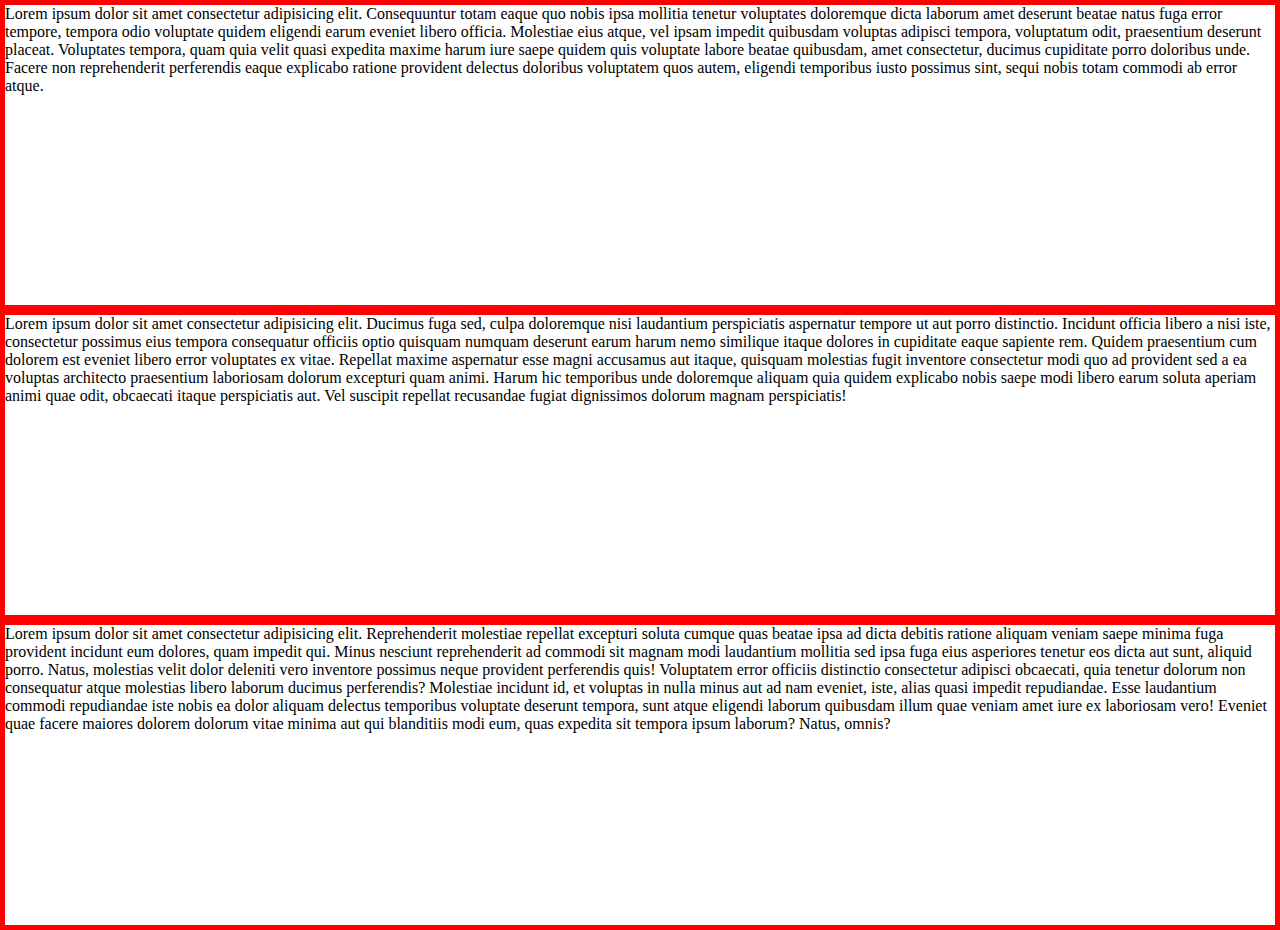
<file: 모바일높이값.html>
<!DOCTYPE html>
<html lang="ko">
<head>
    <meta charset="UTF-8">
    <meta name="viewport" content="width=device-width, initial-scale=1.0">
    <title>모바일-높이값-자동변경</title>
    <style>
        body {
            margin: 0;
        }
        section {
            border: 5px solid red;
            height: 300px;
            /* height: auto; */
        }
        @media (max-width: 768px) {
            section {
                /* height: auto; */
            }
        }
    </style>
</head>
<body>
    <div class="container">
        <section>
            Lorem ipsum dolor sit amet consectetur adipisicing elit.
             Consequuntur totam eaque quo nobis ipsa mollitia tenetur voluptates
              doloremque dicta laborum amet deserunt beatae natus fuga error tempore, 
              tempora odio voluptate quidem eligendi earum eveniet libero officia. Molestiae 
              eius atque, vel ipsam impedit quibusdam voluptas adipisci tempora, voluptatum odit, praesentium deserunt placeat. Voluptates tempora, quam quia velit quasi expedita maxime harum iure saepe quidem quis voluptate labore beatae quibusdam, amet consectetur, ducimus cupiditate porro doloribus unde. Facere non reprehenderit perferendis eaque explicabo ratione provident delectus doloribus voluptatem quos autem, eligendi temporibus iusto possimus sint, sequi nobis totam commodi ab error atque.
        </section>
        <section>
            Lorem ipsum dolor sit amet consectetur adipisicing elit. Ducimus fuga sed, culpa doloremque nisi laudantium perspiciatis aspernatur tempore ut aut porro distinctio. Incidunt officia libero a nisi iste, consectetur possimus eius tempora consequatur officiis optio quisquam numquam deserunt earum harum nemo similique itaque dolores in cupiditate eaque sapiente rem. Quidem praesentium cum dolorem est eveniet libero error voluptates ex vitae. Repellat maxime aspernatur esse magni accusamus aut itaque, quisquam molestias fugit inventore consectetur modi quo ad provident sed a ea voluptas architecto praesentium laboriosam dolorum excepturi quam animi. Harum hic temporibus unde doloremque aliquam quia quidem explicabo nobis saepe modi libero earum soluta aperiam animi quae odit, obcaecati itaque perspiciatis aut. Vel suscipit repellat recusandae fugiat dignissimos dolorum magnam perspiciatis!
        </section>
        <section>
            Lorem ipsum dolor sit amet consectetur adipisicing elit. Reprehenderit molestiae repellat excepturi soluta cumque quas beatae ipsa ad dicta debitis ratione aliquam veniam saepe minima fuga provident incidunt eum dolores, quam impedit qui. Minus nesciunt reprehenderit ad commodi sit magnam modi laudantium mollitia sed ipsa fuga eius asperiores tenetur eos dicta aut sunt, aliquid porro. Natus, molestias velit dolor deleniti vero inventore possimus neque provident perferendis quis! Voluptatem error officiis distinctio consectetur adipisci obcaecati, quia tenetur dolorum non consequatur atque molestias libero laborum ducimus perferendis? Molestiae incidunt id, et voluptas in nulla minus aut ad nam eveniet, iste, alias quasi impedit repudiandae. Esse laudantium commodi repudiandae iste nobis ea dolor aliquam delectus temporibus voluptate deserunt tempora, sunt atque eligendi laborum quibusdam illum quae veniam amet iure ex laboriosam vero! Eveniet quae facere maiores dolorem dolorum vitae minima aut qui blanditiis modi eum, quas expedita sit tempora ipsum laborum? Natus, omnis?
        </section>



    </div>
</body>
</html>
</file>
<file: style.css>
/* Google Web Font : Montserrat */
@import url('https://fonts.googleapis.com/css?family=Montserrat:200,300,400,500&display=swap');
@import url('https://fonts.googleapis.com/css?family=Manrope:300,400,500,600&display=swap');
@import url('https://fonts.googleapis.com/css2?family=Alegreya+Sans+SC:wght@400;500;700&display=swap');
@import url('https://fonts.googleapis.com/css2?family=Overpass&display=swap');
@import url('https://fonts.googleapis.com/css2?family=Roboto+Condensed:wght@300;400;700&display=swap');

/* FontAwesome CDN 4.7 */
@import url('https://stackpath.bootstrapcdn.com/font-awesome/4.7.0/css/font-awesome.min.css');

/* Reset CSS */
* { box-sizing: border-box; }
ul { list-style: none; padding: 0; }
a { text-decoration: none; }

/* Default CSS */
body {
  font-family: 'Montserrat', sans-serif;
  color: #222;
  font-size: 15px;
  margin: 0;
  height: 100vh;
  background-color: #fff;
}

/* Entire Layout */
.cd-section {
  height: 100vh;
}
.cd-section > div {
  height: 100%;
  position: relative;
}
.content {
  background-color: #ddd;
  position: absolute;
  width: calc(100% - 40px);
  height: calc(100% - 80px);
  left: 20px;
  bottom: 20px;
  overflow: hidden;
}

/* Header */
header {
  position: fixed;
  top: 0;
  left: 0;
  width: 100%;
}
.gnb-inner {
  /*border: 1px solid #000;*/
  width: calc(100% - 40px);
  margin: auto;
  height: 60px;
  line-height: 60px;
}
.logo {
  float: left;
}
.logo img {
    padding-top: 17px;
}
.gnb {
  float: right;
}
.menu {
  display: none;
}
.slogan {
  font-size: 16px;
  font-style: italic;
}
.trigger {
    display: none;
}
/* Hiring Button */
.btn-hiring {
    position: fixed;
    right: 50px;
    bottom: 50px;
    color: #fff;
    padding: 10px 20px;
    border-radius: 20px;
    background: #000;
    box-shadow: 5px 5px 20px rgba(0,0,0,0.38);
    transition: 0.5s
}
.btn-hiring .fa {
    transform: rotateY(180deg);
    margin-right: 5px;
}
.btn-hiring:active {
    transform: scale(0)
}

/* ############### Section : Home #######################*/
.home-inner {
  background: #fff;
  height: 100%;
}
.home-inner:before {
  content: '';
  background-color: #000;
  position: absolute;
  width: 10px;
  height: 100%;
  top: 0;
  left: 0;
  animation: overlay 1s 2s ease-in-out both;
}
.welcome-text {
  position: absolute;
  top: 50%;
  left: 50%;
  transform: translate(-50%,-50%);
  font-size: 40px;
  font-weight: normal;
  text-align: center;
  line-height: 1.2em;
  margin: 0;
  font-family: 'Alegreya Sans SC', sans-serif;
  animation: slideup 2s linear;
  animation-fill-mode: both;
}
.welcome-text span {
  display: block;
  font-size: 50px;
}
.opacity-image {
  background: url(images/section-bg-01.jpg) no-repeat center center;
  background-size: cover;
  height: 100%;
  opacity: 0;
  animation: opacity-image 1s 2.5s ease-in-out both;
}
.home-heading {
  position: absolute;
  top: 50%;
  left: 250px;
  transform: translateY(-50%);
}
.home-heading span {
  display: block;
  font-size: 115px;
  color: #fff;
  font-weight: 600;
  width: 0;
  overflow: hidden;
  animation: reveal 1s 3s ease-in-out both;
}
.home-heading span:first-child {
  animation-delay: 3s;
}
.home-heading span:nth-child(2) {
  animation-delay: 3.2s;

}
.home-heading span:nth-child(3) {
  animation-delay: 3.4s;
}

@keyframes slideup {
  0% {
    opacity: 0;
    margin-top: 50px;
  }
  20% {
    opacity: 1;
    margin-top: 0;
  }
  80% {  
     opacity: 1;
     margin-top: 0;
    }
  100% {  
     opacity: 0;
    }
}

@keyframes overlay {
  0% {
    width: 0;
    left: 0;
  }
  50% {
    width: 100%;
    left: 0;
  }
  100% {
    width: 0;
    left: 100%;
  }

}
@keyframes opacity-image {
  0% {
    opacity: 0;
  }
  100% {
    opacity: 1;
  }
}
@keyframes reveal {
  0% {
    width: 0;
  }
  100%{
    width: 100%;
  }
}


/* ################## Section : about ################### */
.about-inner {
  height: 100%;
  background: url(images/line-drawing.png) #0dace3 no-repeat right bottom;
}
.about-items {
  /* border: 1px solid red; */
  width: 50%;
  color: #fff;
  position: absolute;
  top: 50%;
  transform: translateY(-50%);
  margin-left: 100px;
}
.item {
  margin-bottom: 30px;
  overflow: hidden;
}
.item:hover img {
  filter: invert(0);
}
.item:hover h3 {
  color: #000;
}
.item img {
  height: 110px;
  float: left;
  margin-right: 20px;
  filter: invert(1);
  transition: 0.5s;
}
.item h3 {
  font-size: 25px;
  font-weight: 500;
  margin: 0;
  transition: 0.5s;
  letter-spacing: -1px;
}
.item p {
  overflow:hidden;
  font-size: 16px;
}

/* ########## section : Home #################################### */




/* ########## section : project #################################### */
.project-inner {
  height: 100%;
  overflow:hidden;
  background: #fff;
  border: 1px solid #ddd;
}
.tabs {
  height: 100%;
  width: 300%;
  transition: 0.5s;
}
.tab {
  height: 100%;
  float: left;
  width: 33.333333%;
}
.tab > div {
  height: 100%;
  float: left;
}
.project-info {
  width: 25%;
}
.project-photo {
  width: 75%;
  overflow: hidden;
}
input[name=tabmenu] {
  display: none;
}
.btn {
  position: absolute;
  left: 0;
  bottom: 30px;
  width: 25%;
  text-align: center;
}
.btn label {
  width: 5px;
  height: 5px;
  border-radius: 50%;
  margin: 8px;
  display: inline-block;
  background: #000;
  position: relative;
  cursor: pointer;
}
.btn label:before {
  content: '';
  display: inline-block;
  border: 1px solid transparent;
  width: 17px;
  height: 17px;
  position: absolute;
  left: -6px;
  top: -6px;
  border-radius: 50%;
  transition: 0.3s;
}
.btn label:hover:before {
  border: 1px solid #bbb;
}

input[id=tab1]:checked ~ .btn label[for=tab1]:before,
input[id=tab2]:checked ~ .btn label[for=tab2]:before,
input[id=tab3]:checked ~ .btn label[for=tab3]:before {
  border: 1px solid #aaa;
}
input[id=tab1]:checked ~ .tabs {
  margin-left: 0;
}
input[id=tab2]:checked ~ .tabs {
  margin-left: -100%;
}
input[id=tab3]:checked ~ .tabs {
  margin-left: -200%;
}
/* project info */
.project-info {
  padding: 50px;
  position: relative;
}
.project-info h3 {
  font-size: 20px;
  position: relative;
}
.project-info p {
  font-size: 16px;
  line-height: 1.6em;
}
.project-info ul {
  line-height: 2em;
  margin: 30px 0;
}
.project-info ul li:before {
  content:"\f105";
  font-family: fontawesome;
  margin-right: 10px;
}
.detail {
  margin-bottom: 50px;
}
.detail div {
  width: 32.5%;
  text-align: center;
  display: inline-block;
  color: #999;
}
.detail div span {
  font-size: 36px;
  font-weight: bold;
  display: block;
  color: #000;
  margin-bottom: 10px;
}
.view-project {
  background-color: #3f3f3f;
  color: #fff;
  font-size: 13px;
  padding: 10px;
  width: 250px;
  text-align: center;
  display: inline-block;
  transition: 0.5s;
}
.view-project:hover {
  background: #000;
}
.view-project .fa {
  margin-left: 5px;
  transition: 0.5s;
}
.view-project:hover .fa {
  margin-left: 30px;
}
.project-info:before {
  content: attr(data-text);
  font-size: 120px;
  color: #eee;
  position: absolute;
  top: -10px;
  left: 10px;
  letter-spacing: -5px;
}




/* ################## Section : plan ################### */
.plan-inner {
  background-color: #1d1b24;
  height: 100%;
}
.plan-feature {
  /* border: 1px solid red; */
  width: 80%;
  position: absolute;
  top: 50%;
  left: 50%;
  transform:translate(-50%,-50%);
}
.plan-feature > div {
  /* border: 1px solid yellow; */
  height: 300px;
  color: #bbb;
}
.plan-info {}

.plan-info > div {
  /* border: 1px solid blue; */
  float: left;
}
.plan-heading {
  width: 70%;
  padding-right: 50px;
}
.plan-heading h2, .history-info h2 {
  color: #fff;
  margin: 0;
}
.plan-heading p {
  font-size: 16px;
  line-height: 1.5em;
}
.plan-photo {
  width: 30%;
}
.plan-photo img {
  height: 270px;
}
.plan-heading hr.bar, .history-info hr.bar {
  background-color: dodgerblue;
  display: inline-block;
}
.history-info {

}
.history-slider {
  /* border: 1px solid red; */
}
.history-slider div {
  outline:none;
}
.history-slider div h4 {
  color: #fff;
  font-size: 20px;
  font-weight: normal;
  margin: 0;
  line-height: 1.5em;
}
.history-slider div h4 span {
  color: dodgerblue;
}
.history-slider div p {
  font-size: 16px;
  line-height: 1.5em;
}

/* slick.js Custom CSS */
.history-slider .slick-arrow {
  display: none !important;
}
.history-slider .slick-dots li button:before {
  color: #fff;
  font-size: 40px;
}
.history-slider .slick-dots li {
  margin: 0;
}

/* ################## Section : awards ################### */
.awards-inner {
    height: 100%;
    border: 1px solid #ddd;
}
.awards-inner > div {
    /* border: 1px solid #000; */
    float: left;
    width: 50%;
    height: 100%;
    position:relative;
}
.about-awards {
    background: #1a1f24;
    color: #fff;
}
.about-heading {
    position: absolute;
    top: 50%;
    left: 50%;
    transform: translate(-50%,-50%);
    text-align: center;
    width: 70%;
}
.victory-jump {
    background: #fff;
}
.victory-jump img {
    position: absolute;
    top: 50%;
    left: 50%;
    transform: translate(-50%,-50%);
    width: 80%;
}
.about-heading h2 {
    margin: 0;
}
hr.bar {
    width: 50px;
    height: 4px;
    border: none;
    background-color: crimson;
    margin: 30px auto;
}
.about-heading p {
    color: #999;
    font-size: 17px;
    line-height: 1.5em;
    margin-bottom: 30px;
}
.view-awards {
    color: #bbb;
    border: 1px solid #bbb;
    padding: 5px 15px;
    border-radius: 20px;
    transition: 0.5s;
}
.view-awards:hover {
    background-color: #31c0ce;
    color: #fff;
    border-color: transparent;
}

/* ################## Section : location ################### */
.location-inner {
  background: url(images/background-location.jpg) no-repeat center center;
  height: 100%;
}
.location-inner:before {
  content: '';
  background: rgba(0,0,0,0.85);
  width: 100%;
  height: 100%;
  position: absolute;
}
.feature {
  width: 70%;
  position: absolute;
  top: 50%;
  left: 50%;
  transform: translate(-50%,-50%);
  color: #bbb;
}
.feature > div {
  float: left;
  width: 50%;
}
.office {
  width: 60%;
  padding-right: 100px;
}
.service {
  width: 40%;
}
.office b {
  font-weight: normal;
}
.office h2 {
  color: #1db1f0;
  font-weight: 500;
  margin: 0;
  margin-top: 5px;
}
.office p {
  font-size: 16px;
  line-height: 1.5em;
}
.office span {
  color: #fff;
}
.customer {
  margin-top: 40px;
}
.service-item {
  margin-bottom: 20px;
}
.service-item .fa {
  color: #1db1f0;
  font-size: 40px;
}
.service-item h3 {
  color: #fff;
  font-size: 20px;
  margin: 0;
}

/* ################## Section : contact ################### */
.contact-inner {
  background-color: #fff;
  height: 100%;
  border: 1px solid #ddd;
}
.contact-feature {
  width: 70%;
  /* border: 1px solid #f00; */
  position: absolute;
  top: 50%;
  left: 50%;
  transform: translate(-50%,-50%);
}
.contact-feature > div {
  float: left;
  width: 50%;
  padding: 20px;
}
.contact-form {
}
.contact-form h3 {
  font-size: 30px;
  font-weight: normal;
  margin: 0;
}

.send-box {}
.send-box label {
  display: block;
  font-weight: bold;
  font-size: 16px;
  margin: 20px 0 10px;
}
.send-box label span {
  color:crimson;
  font-weight: normal;
}
.send-box input[type=email],
.send-box input[type=text],
.send-box textarea {
  border: 1px solid #ccc;
  padding: 10px;
  border-radius: 3px;
  outline: none;
  width: 100%;
  transition: 0.5s;
}
.send-box input[type=email]:hover,
.send-box input[type=text]:hover,
.send-box textarea:hover {
  border: 1px solid #0088cc;
  box-shadow: 0 0 5px #0088cc;
}
.send-box input[type=email]:focus,
.send-box input[type=text]:focus,
.send-box textarea:focus {
  background-color: #eee;
}
.send-box button {
  background-color: #0088cc;
  color: #fff;
  text-transform: uppercase;
  padding: 12px 20px;
  border: none;
  border-radius: 3px;
  cursor: pointer;
  transition: 0.5s;
  margin-top: 10px;
}
.send-box button:hover {
  background-color: #000;
}
.contact-info h4 {
  font-size: 20px;
  font-weight: normal;
  margin: 0;
  margin-top: 20px;
}
.contact-info ul li {
  line-height: 2em;
}
.contact-info ul li:last-child {
  color: #0088cc;
}
.contact-info p {
  line-height: 1.5em;
}
/*  ################# SubPage : Hiring ################### */
.modal {
  font-family: 'Roboto Condensed', sans-serif;
}
.header {
  position:fixed;
  width: 100%; 
  background-color: #fff;
  z-index:100
  /* 항상 fixed하면 width100으로 채워주기 */
}
.header-inner {
  width: 95%;
  margin: auto;
  height: 90px;
  line-height: 90px;
  border-bottom: 1px solid #ddd;
}
.modal-display {
  font-size: 18px;
}
.hiring-main {
  height: 600px;
  /* border: 1px solid #000; */
  position: relative;
}
.hiring-heading {
  position: absolute;
  top: 50%;
  left: 50%;
  transform: translate(-50%,-50%);
  text-align: center;
}
.hiring-heading span {
  font-size: 20px;
  text-transform: uppercase;
  font-weight: bold;
  position:relative;
  /* border: 1px solid #000; */
}
.hiring-heading span:before,
.hiring-heading span:after {
  content: '';
  height: 2px;
  width: 50px;
  background-color: #000;
  position: absolute;
  top: 50%;
}
.hiring-heading span:before {
  right: 120%;
}
.hiring-heading span:after {
  left: 120%;
}
.hiring-heading h1 {
  font-weight: 300;
  font-size: 100px;
  margin: 0;
  margin-top: 40px;
}
.hiring-info {
  overflow: hidden;
  margin-bottom: 30px;
}
.hiring-info > div {
  /* border: 1px solid #000; */
  float: left;
  width: 50%;
  height: 600px;
}
.center-parent {
  position:relative;
}
.center-child {
  position: absolute;
  top: 50%;
  left: 50%;
  transform: translate(-50%,-50%);
  width: 70%;
}
.center-child h2 {
  font-size: 36px;
  font-weight: normal;
}
.center-child p {
  font-size: 20px;
  font-weight: 300;
  line-height: 1.5em;
}
.photo img {
  width: 100%;
}
.hiring-slogan {
  padding: 100px 0;
}
.hiring-slogan p {
  font-size: 32px;
  font-weight: 300;
  text-align: center;
  width: 75%;
  margin: auto;
  position: relative;
  margin-bottom: 80px;
}
.hiring-slogan p:before {
  position: absolute;
  content: ',,';
  font-family: 'Overpass', sans-serif;
  font-size: 200px;
  color: #ddd;
  transform: rotate(180deg);
  top: -82px;
  left: -32px;
}
.hiring-contact ul {
  display: inline-block;
  width: 49%;
  font-size: 16px;
  font-weight: 300;
  line-height: 1.8em;
}
.hiring-contact ul li:first-child {
  font-weight: 400;
}
.hiring-contact ul li:last-child {
  color: dodgerblue;
}
.sns a {
  font-size: 15px;
  color: #000;
  width: 30px;
  height: 30px;
  display: inline-block;
  border-radius: 50%;
  text-align: center;
  line-height: 30px;
  margin: 2px;
  position: relative;
  transition: 0.3s;
}
.sns a:before {
  content: '';
  position: absolute;
  width: inherit;
  height: inherit;
  border-radius: 50%;
  z-index: -1;
  left: 50%;
  transform: translateX(-50%) scale(0);
  transition: 0.3s;
}
.sns a:hover {
  color: #fff;
}
.sns a:hover:before {
  transform: translate(-50%) scale(1)
}
.sns a:nth-child(1):before {
  background-color: #3b5999;
}
.sns a:nth-child(2):before {
  background-color: #55acee;
}
.sns a:nth-child(3):before {
  background-color: #0077B5;
}
.sns a:nth-child(4):before {
  background-color: #e4405f;
}
.sns a:nth-child(5):before {
  background-color: #cd201f;
}
.sns a:nth-child(6):before {
  background-color: #02b875;
}

/* ################# SubPage : Hiring ##################### */
.hiring-main.project-main01 {
  background: url(images/project-main-01-01.jpg) no-repeat center center;
  background-size: cover;
  height: 100vh;
}
.hiring-main.project-main02 {
  background: url(images/project-main-02-01.jpg) no-repeat center center;
  background-size: cover;
  height: 100vh;
}
.hiring-main.project-main03 {
  background: url(images/project-main-03-01.jpg) no-repeat center center;
  background-size: cover;
  height: 100vh;
}

.hiring-main.project-main01 .hiring-heading,
.hiring-main.project-main02 .hiring-heading,
.hiring-main.project-main03 .hiring-heading {
  color:#fff;
  width: 100%;
  animation: slidedown 1s linear both;
}
.hiring-main.project-main01 .hiring-heading h1,
.hiring-main.project-main02 .hiring-heading h1,
.hiring-main.project-main03 .hiring-heading h1 {
  font-size: 80px;
}
.photo.project-info {
  font-size: 20px;
  font-weight: 300;
  padding-top: 100px;
} 
.hiring-slogan.project p:before {
  left: -80px;
}
.project-detail .hiring-heading span:before,
.project-detail .hiring-heading span:after {
  background-color: #fff;
}


@keyframes slidedown {
  0% {
    opacity: 0;
    margin-top: -50px;
  }
  100% {
    opacity: 1;
  }
}
/* Featherlight Custom CSS */
.featherlight .featherlight-content {
  position: relative;
  text-align: left;
  vertical-align: middle;
  display: inline-block;
  overflow: auto;
  padding: 0;
  border-bottom: 25px solid transparent;
  margin-left: 0;
  margin-right: 0;
  max-height: 100%;
  background: #fff;
  cursor: auto;
  white-space: normal;
  width: 100%;
  height: 100%;
}
.featherlight iframe {
  border: none;
  width: 100%;
  height: 100%;
}
.featherlight .featherlight-close-icon {
  position: absolute;
  z-index: 9999;
  top: 30px;
  right: 70px;
  line-height: 25px;
  width: 25px;
  cursor: pointer;
  text-align: center;
  font-family: Arial, sans-serif;
  background: #fff;
  background: rgba(255, 255, 255, 0.3);
  color: #000;
  border: none;
  padding: 0;
  font-size: 40px;
  outline:none;
}
</file>
<file: responsive.css>
@media (max-width: 768px) {
    html,.gotoTop {
        scroll-behavior: smooth;
    }
        /* Entire Layout */
    .cd-section {
        height: auto;
    }
    .cd-section > div {
        height: auto;
        /* position: relative; */
    }
    .content {
        position: static;
        width: 100%;
        height: 100%;
    }

    /* Header */
    header {
        transition: 0.3s;
        z-index: 100;
    }
    header.active {
        background: #fff;
        border-bottom: 1px solid #eee;
    }
    .menu {
        display: block;
      }
    .slogan {
        display: none;
    }
    .gnb {
        background: #fff;
        position: fixed;
        top: 0;
        right: -270px;
        width: 250px;
        height: 100vh;
        box-shadow: -5px 0 10px rgba(0,0,0,0.1);
        transition: 0.3s;
    }
    .gnb.active{
        right: 0;
    }
    .menu {
        line-height: 40px;
        margin-top: 60px;
    }
    .menu a {
        text-align: right;
        display: block;
        padding-right: 20px;
        color: #000;
        font-size: 20px;
    }

    /* trigger */
    .trigger {
        display: block;
        width: 24px;
        height: 14px;
        position: absolute;
        right: 20px;
        top: 20px;
        /* cursor: pointer; */
    }
    .trigger span {
        position:absolute;
        height: 1px;
        width: 100%;
        background: #000;
        transition: 0.3s;
    }
    .trigger span:nth-child(1) {
        top: 0;
    }
    .trigger span:nth-child(2) {
        top: 50%;
        /* width: 80%; */
    }
    .trigger span:nth-child(3) {
        top: 100%;
    }
    .trigger.active span:nth-child(1) {
        top: 50%;
        transform: rotate(45deg);
    }
    .trigger.active span:nth-child(2) {
        top: 50%;
        width: 80%;
        opacity:0;
    }
    .trigger.active span:nth-child(3) {
        top: 50%;
        transform: rotate(-45deg);
    }
            
    .gotoTop {
        position:fixed;
        bottom: 20px;
        left: 20px;
        border: 1px solid #fff;
        display: block;
        width: 40px;
        height: 40px;
        border-radius: 50%;
        text-align: center;
        line-height: 50px;
        transform: translateY(30px);
        opacity: 0;
        transition: 0.5s;
    }
    .gotoTop.active {
        opacity:1;
        transform: translateY(0)
    }
    .btn-hiring {
        right: 20px;
        bottom: 20px;
    }
}
</file>
